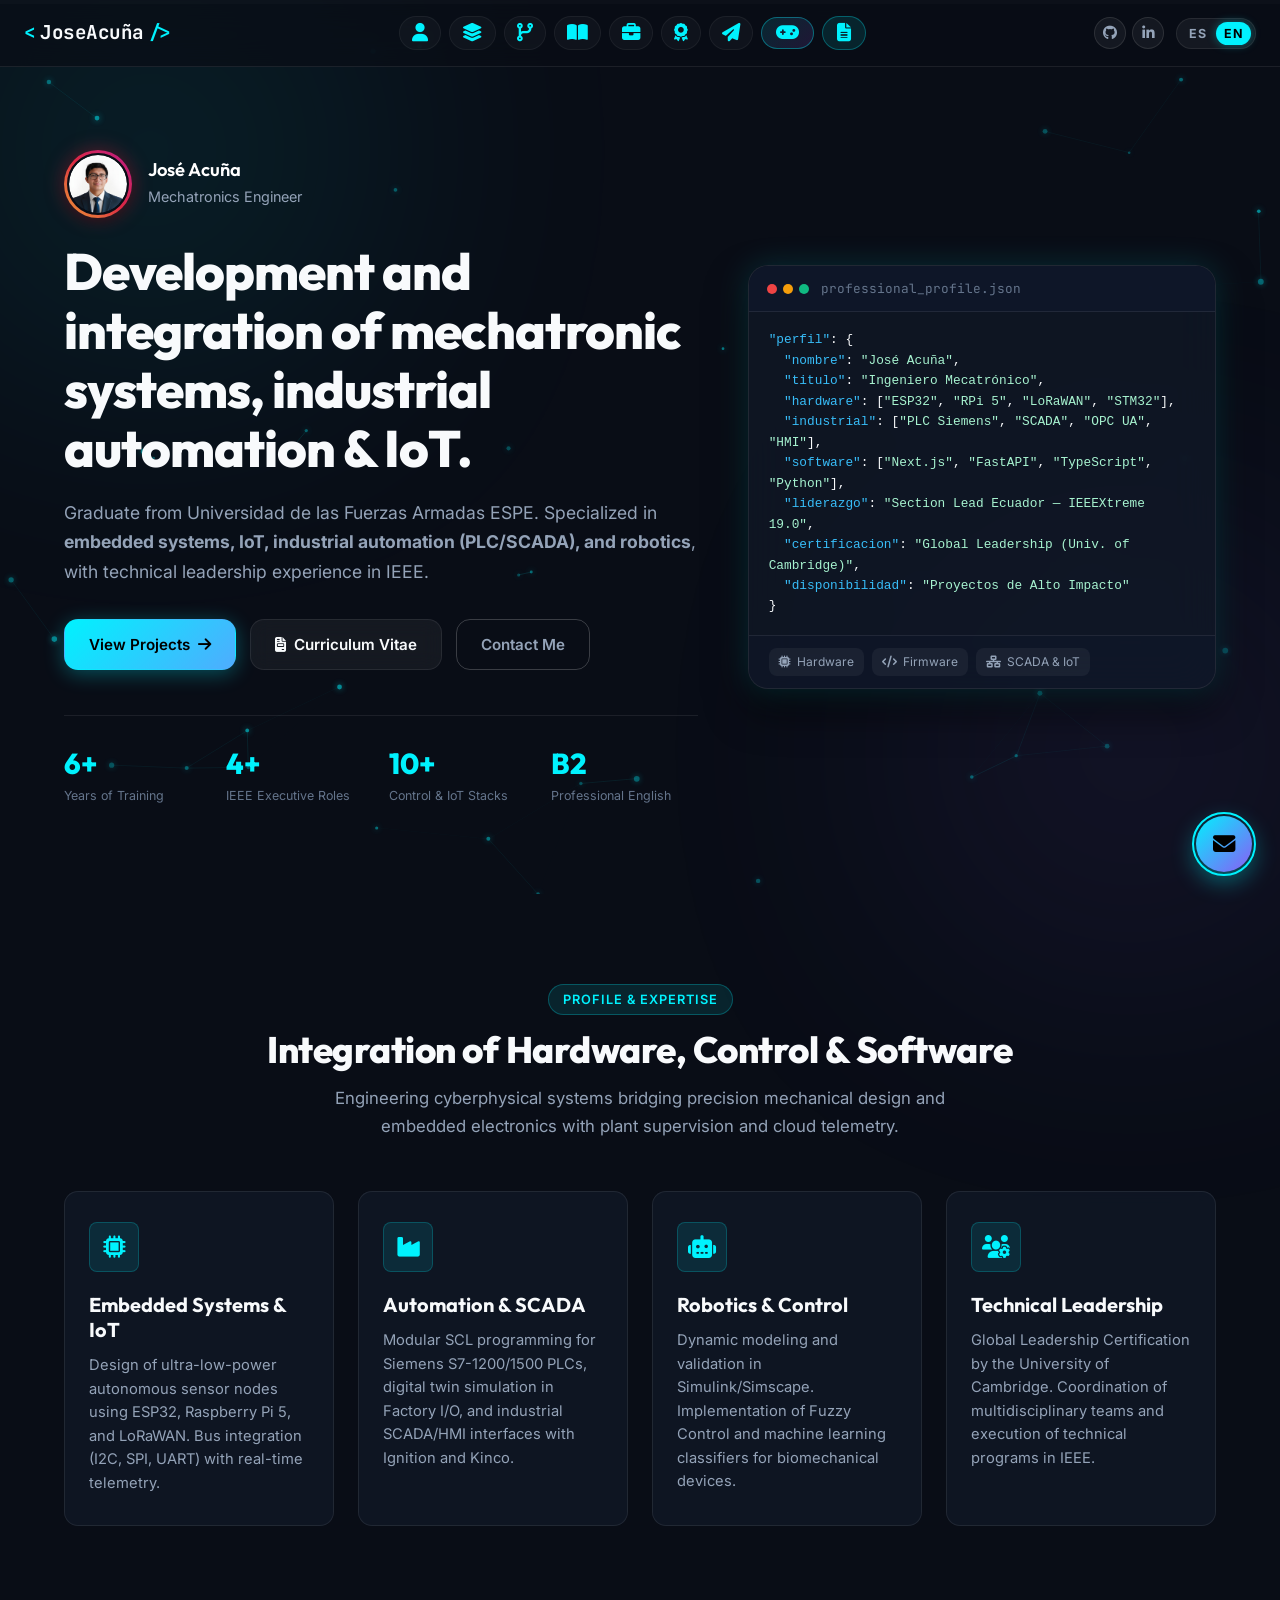
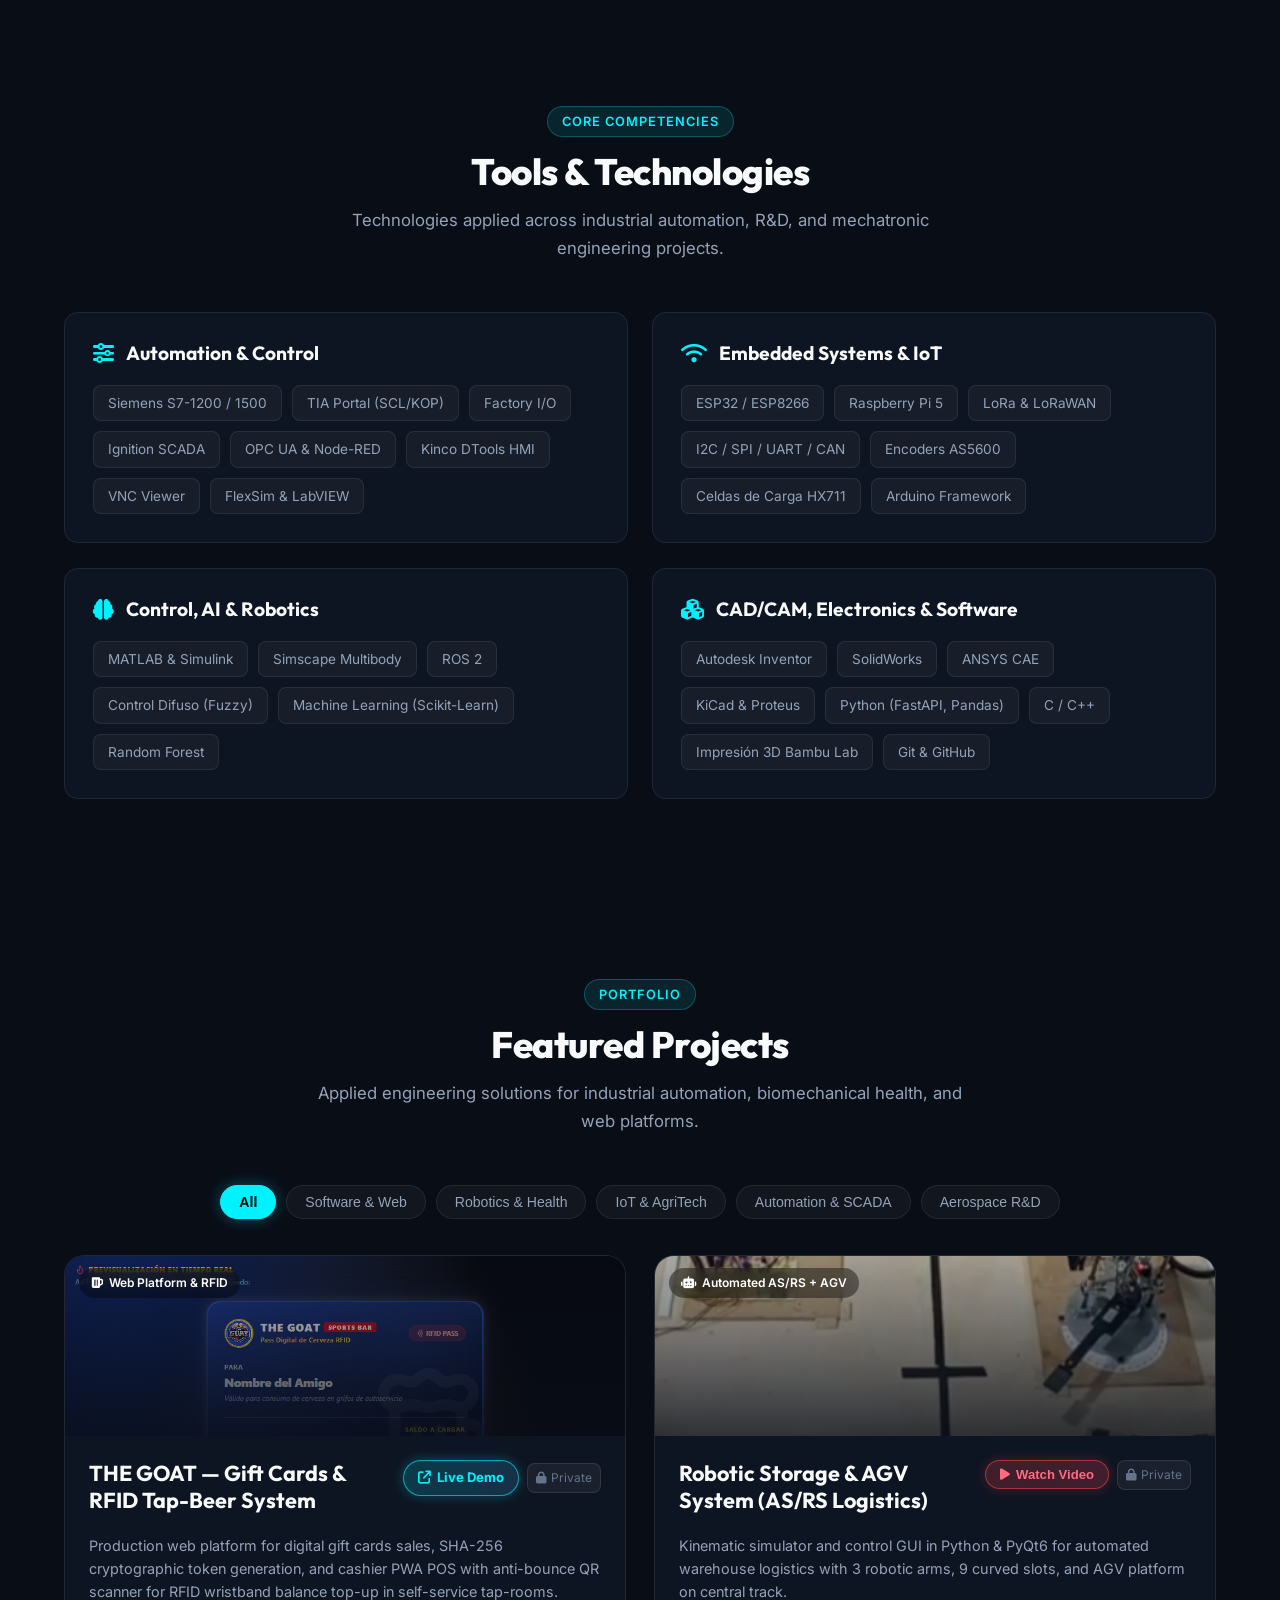
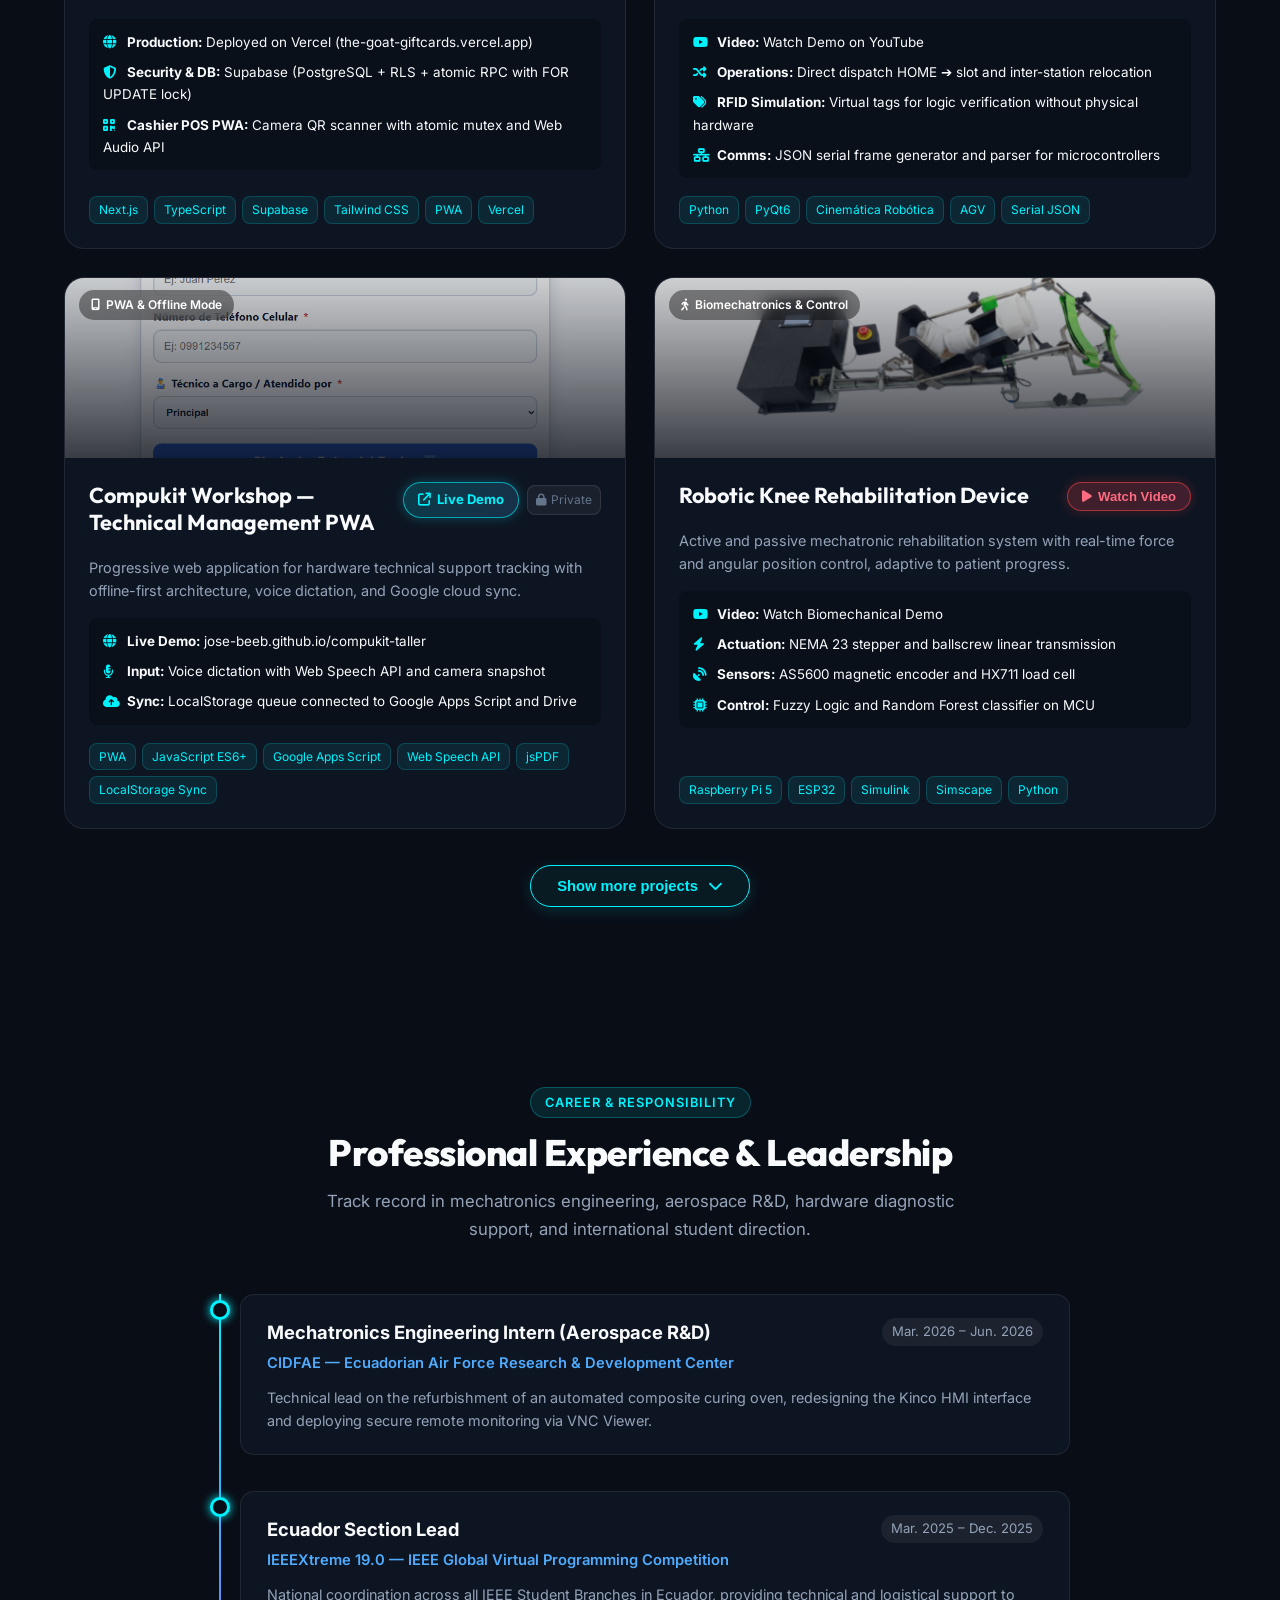
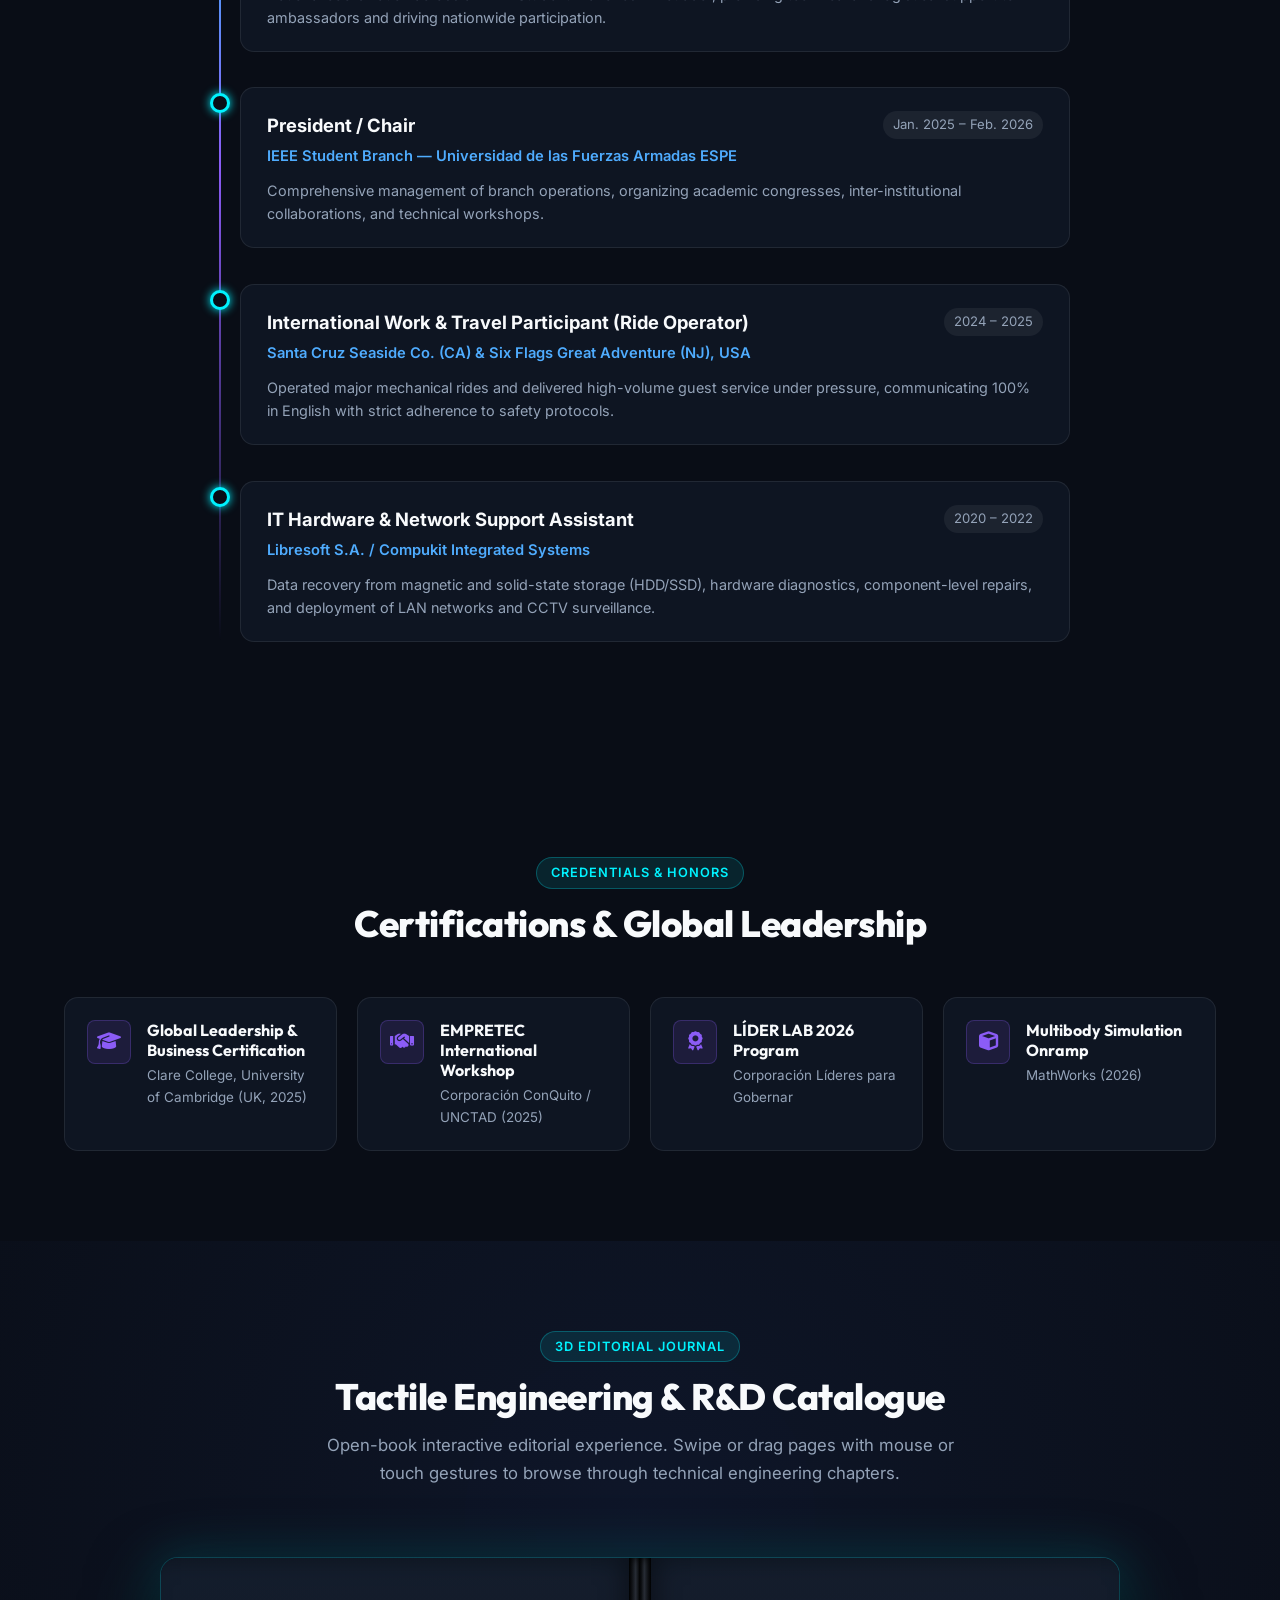
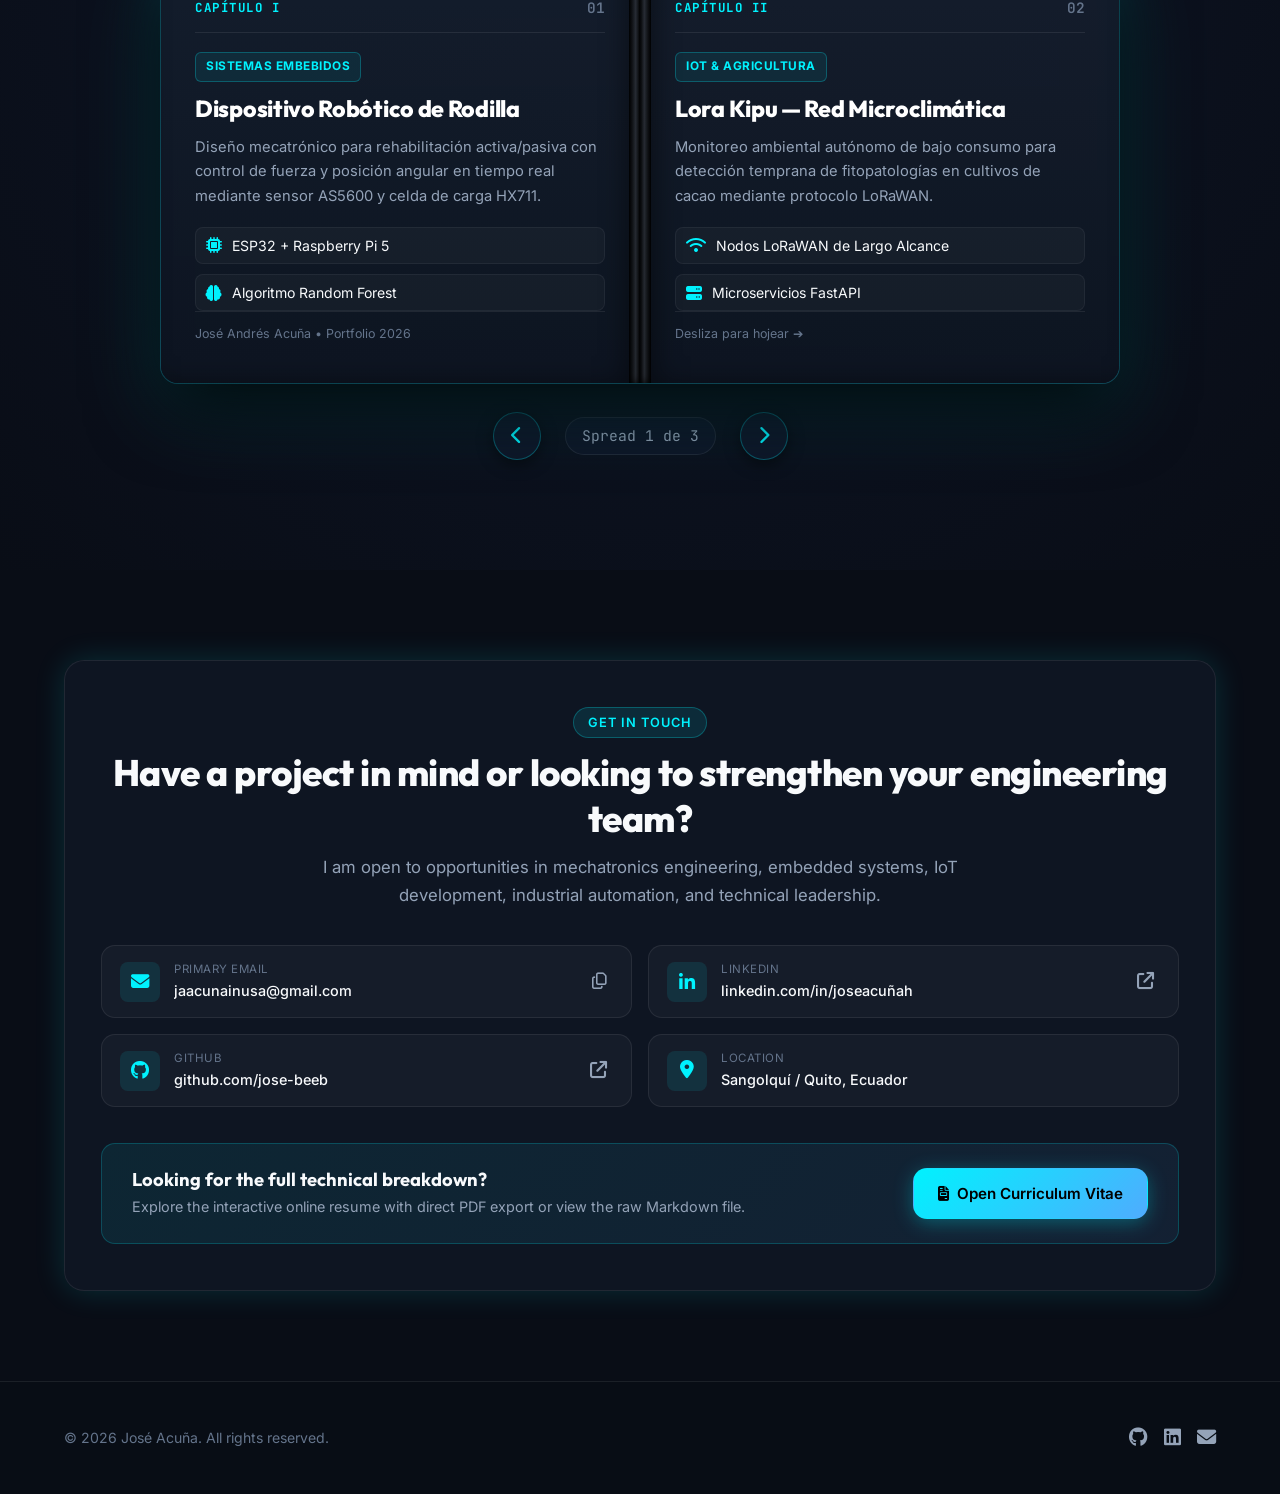
<file: index.html>
<!DOCTYPE html>
<html lang="es">
<head>
  <meta charset="UTF-8">
  <meta name="viewport" content="width=device-width, initial-scale=1.0">
  <title>José Andrés Acuña | Ingeniero Mecatrónico, Sistemas Embebidos & IoT</title>
  <meta name="description" content="Portafolio profesional de José Andrés Acuña Herrera — Ingeniero Mecatrónico especializado en Sistemas Embebidos, IoT, Automatización Industrial (PLC/SCADA), Robótica y Desarrollo Web Fullstack.">
  <meta name="keywords" content="José Andrés Acuña Herrera, Ingeniero Mecatrónico, Sistemas Embebidos, Internet de las Cosas, IoT, LoRaWAN, SCADA Ignition, PLC Siemens S7-1200, TIA Portal, Factory IO, Robótica, Python, FastAPI, Next.js, TypeScript, Supabase, Ecuador, Liderazgo IEEE">
  <meta name="author" content="José Andrés Acuña Herrera">
  <meta name="robots" content="index, follow, max-snippet:-1, max-image-preview:large, max-video-preview:-1">
  <link rel="canonical" href="https://jose-beeb.github.io/portafolio-/">

  <!-- Open Graph / Facebook / LinkedIn -->
  <meta property="og:type" content="website">
  <meta property="og:url" content="https://jose-beeb.github.io/portafolio-/">
  <meta property="og:title" content="José Andrés Acuña Herrera | Ingeniero Mecatrónico & Sistemas Embebidos">
  <meta property="og:description" content="Portafolio de proyectos en automatización industrial, sistemas embebidos, IoT, robótica y desarrollo web con estándares de alta ingeniería.">
  <meta property="og:image" content="https://jose-beeb.github.io/portafolio-/assets/images/profile.png">
  <meta property="og:image:alt" content="José Andrés Acuña Herrera - Ingeniero Mecatrónico">
  <meta property="og:locale" content="es_EC">
  <meta property="og:site_name" content="José Acuña Portfolio">

  <!-- Twitter Cards -->
  <meta name="twitter:card" content="summary_large_image">
  <meta name="twitter:url" content="https://jose-beeb.github.io/portafolio-/">
  <meta name="twitter:title" content="José Andrés Acuña Herrera | Ingeniero Mecatrónico & IoT">
  <meta name="twitter:description" content="Automatización industrial, sistemas embebidos, IoT y proyectos mecatrónicos de alto impacto.">
  <meta name="twitter:image" content="https://jose-beeb.github.io/portafolio-/assets/images/profile.png">
  <meta name="twitter:image:alt" content="José Andrés Acuña Herrera - Portafolio">

  <!-- Structured Data (JSON-LD) -->
  <script type="application/ld+json">
  {
    "@context": "https://schema.org",
    "@graph": [
      {
        "@type": "Person",
        "@id": "https://jose-beeb.github.io/portafolio-/#person",
        "name": "José Andrés Acuña Herrera",
        "alternateName": "José Acuña",
        "url": "https://jose-beeb.github.io/portafolio-/",
        "image": "https://jose-beeb.github.io/portafolio-/assets/images/profile.png",
        "jobTitle": "Ingeniero Mecatrónico",
        "alumniOf": {
          "@type": "CollegeOrUniversity",
          "name": "Universidad de las Fuerzas Armadas ESPE"
        },
        "sameAs": [
          "https://github.com/jose-beeb",
          "https://linkedin.com/in/joseacuñah"
        ],
        "knowsAbout": [
          "Ingeniería Mecatrónica",
          "Sistemas Embebidos",
          "Internet of Things (IoT)",
          "Automatización Industrial",
          "PLC Siemens S7-1200",
          "SCADA Ignition",
          "Robótica & Control Biomecánico",
          "Next.js",
          "Python",
          "FastAPI"
        ]
      },
      {
        "@type": "WebSite",
        "@id": "https://jose-beeb.github.io/portafolio-/#website",
        "url": "https://jose-beeb.github.io/portafolio-/",
        "name": "José Andrés Acuña Herrera — Portafolio Profesional",
        "description": "Proyectos de ingeniería mecatrónica, sistemas embebidos, IoT y automatización industrial.",
        "publisher": {
          "@id": "https://jose-beeb.github.io/portafolio-/#person"
        },
        "inLanguage": ["es", "en"]
      }
    ]
  }
  </script>

  <!-- Google Fonts -->
  <link rel="preconnect" href="https://fonts.googleapis.com">
  <link rel="preconnect" href="https://fonts.gstatic.com" crossorigin>
  <link href="https://fonts.googleapis.com/css2?family=Inter:wght@300;400;500;600;700;800&family=Outfit:wght@500;600;700;800;900&family=JetBrains+Mono:wght@400;600&display=swap" rel="stylesheet">
  
  <!-- FontAwesome Icons -->
  <link rel="stylesheet" href="https://cdnjs.cloudflare.com/ajax/libs/font-awesome/6.5.1/css/all.min.css">

  <link rel="stylesheet" href="styles.css?v=17.0">
</head>
<body>

  <!-- Real-time Horizontal Scroll Progress Bar -->
  <div class="scroll-progress-container" id="scroll-progress-container" aria-hidden="true">
    <div class="scroll-progress-bar" id="scroll-progress-bar"></div>
  </div>

  <!-- Ambient Glow Elements -->
  <div class="ambient-glow glow-top-left"></div>
  <div class="ambient-glow glow-bottom-right"></div>

  <!-- Navigation -->
  <header class="navbar" id="navbar">
    <div class="container nav-container">
      <a href="#hero" class="nav-logo">
        <span class="logo-bracket">&lt;</span>
        <span class="logo-text">JoseAcuña</span>
        <span class="logo-bracket">/&gt;</span>
      </a>

      <nav class="nav-menu" id="nav-menu">
        <a href="#about" class="nav-link" title="Sobre Mí"><i class="fa-solid fa-user"></i> <span class="nav-text" data-i18n="nav.about">Sobre Mí</span></a>
        <a href="#skills" class="nav-link" title="Habilidades"><i class="fa-solid fa-layer-group"></i> <span class="nav-text" data-i18n="nav.skills">Habilidades</span></a>
        <a href="#projects" class="nav-link" title="Proyectos"><i class="fa-solid fa-code-branch"></i> <span class="nav-text" data-i18n="nav.projects">Proyectos</span></a>
        <a href="#flipbook" class="nav-link" title="Bitácora 3D"><i class="fa-solid fa-book-open"></i> <span class="nav-text" data-i18n="nav.flipbook">Bitácora</span></a>
        <a href="#experience" class="nav-link" title="Experiencia"><i class="fa-solid fa-briefcase"></i> <span class="nav-text" data-i18n="nav.experience">Experiencia</span></a>
        <a href="#leadership" class="nav-link" title="Liderazgo"><i class="fa-solid fa-award"></i> <span class="nav-text" data-i18n="nav.leadership">Liderazgo</span></a>
        <a href="#contact" class="nav-link" title="Contacto"><i class="fa-solid fa-paper-plane"></i> <span class="nav-text" data-i18n="nav.contact">Contacto</span></a>
        <button class="btn-nav-game" id="btn-open-game-nav" title="Minijuego de Pares Mecatrónicos">
          <i class="fa-solid fa-gamepad"></i> <span class="nav-text">Juego</span>
        </button>
        <a href="./cv.html" class="btn-nav-cv" target="_blank" title="Curriculum Vitae"><i class="fa-solid fa-file-lines"></i> <span class="nav-text" data-i18n="nav.cv">Curriculum</span></a>
      </nav>

      <div class="nav-actions">
        <!-- Top Social Links -->
        <div class="nav-social-group">
          <a href="https://github.com/jose-beeb" target="_blank" class="nav-social-link" aria-label="GitHub" title="GitHub"><i class="fa-brands fa-github"></i></a>
          <a href="https://linkedin.com/in/joseacuñah" target="_blank" class="nav-social-link" aria-label="LinkedIn" title="LinkedIn"><i class="fa-brands fa-linkedin-in"></i></a>
        </div>

        <div class="lang-switcher" id="lang-switcher" role="group" aria-label="Language selector">
          <button class="lang-btn active" data-lang="es" title="Español">ES</button>
          <button class="lang-btn" data-lang="en" title="English">EN</button>
        </div>

        <button class="menu-toggle" id="menu-toggle" aria-label="Abrir menú de navegación">
          <i class="fa-solid fa-bars"></i>
        </button>
      </div>
    </div>
  </header>

  <main>
    <!-- Hero Section -->
    <section class="hero-section" id="hero">
      <canvas id="particles-canvas" class="hero-particles" aria-hidden="true"></canvas>
      <div class="container hero-container">
        <div class="hero-content">
          <div class="hero-profile-row">
            <!-- Dynamic Avatar Flip (Instagram-style 3D Coin-flip) -->
            <div class="instagram-avatar-ring" id="profile-360" role="button" aria-label="Tocar o deslizar para girar foto de perfil" title="Tocar o deslizar para girar foto de perfil" style="width: 68px; height: 68px; min-width: 68px; min-height: 68px; max-width: 68px; max-height: 68px; position: relative;">
              <div class="instagram-avatar-inner" id="profile-360-inner">
                <!-- Front Side -->
                <div class="avatar-side side-front">
                  <img src="assets/images/profile.png" alt="José Andrés Acuña Herrera - Ingeniero Mecatrónico especializado en Sistemas Embebidos e IoT" class="avatar-photo" style="width: 100%; height: 100%; object-fit: cover; border-radius: 50%; display: block;" onerror="this.onerror=null; this.src='https://avatars.githubusercontent.com/u/171995231?v=4';">
                </div>
                <!-- Back Side (Alternate Casual Pose / Leader) -->
                <div class="avatar-side side-back">
                  <img src="assets/images/profile-informal.jpg" alt="José Andrés Acuña - Presidente de Rama Estudiantil IEEE y Formación en Liderazgo Cambridge" class="avatar-photo" style="width: 100%; height: 100%; object-fit: cover; border-radius: 50%; display: block;" onerror="this.onerror=null; this.src='assets/images/profile-informal.png';">
                </div>
              </div>
            </div>
            <div>
              <h2 style="font-size: 1.15rem; font-weight: 600; color: #fff; margin-bottom: 2px;" data-i18n="hero.name">José Acuña</h2>
              <span style="font-size: 0.9rem; color: var(--text-secondary);" data-i18n="hero.role">Ingeniero Mecatrónico</span>
            </div>
          </div>
          
          <h1 class="hero-title" data-i18n="hero.title">
            Desarrollo e integración de sistemas mecatrónicos, automatización industrial e IoT.
          </h1>

          <p class="hero-subtitle" data-i18n-html="hero.subtitle">
            Graduado de la Universidad de las Fuerzas Armadas ESPE. Especializado en <strong>sistemas embebidos, IoT, automatización industrial (PLC/SCADA) y robótica</strong>, con trayectoria de liderazgo técnico en IEEE.
          </p>

          <div class="hero-cta-group">
            <a href="#projects" class="btn btn-primary">
              <span data-i18n="hero.btn.projects">Ver Proyectos</span>
              <i class="fa-solid fa-arrow-right"></i>
            </a>
            <a href="./cv.html" class="btn btn-secondary" target="_blank">
              <i class="fa-solid fa-file-invoice"></i>
              <span data-i18n="hero.btn.cv">Curriculum Vitae</span>
            </a>
            <a href="#contact" class="btn btn-outline">
              <span data-i18n="hero.btn.contact">Contacto</span>
            </a>
          </div>

          <!-- Quick Metrics -->
          <div class="hero-metrics">
            <div class="metric-card">
              <span class="metric-number" data-i18n="hero.metric.years.num">6+</span>
              <span class="metric-label" data-i18n="hero.metric.years.label">Años de Formación</span>
            </div>
            <div class="metric-card">
              <span class="metric-number" data-i18n="hero.metric.roles.num">4+</span>
              <span class="metric-label" data-i18n="hero.metric.roles.label">Roles Directivos IEEE</span>
            </div>
            <div class="metric-card">
              <span class="metric-number" data-i18n="hero.metric.tech.num">10+</span>
              <span class="metric-label" data-i18n="hero.metric.tech.label">Tecnologías de Control & IoT</span>
            </div>
            <div class="metric-card">
              <span class="metric-number" data-i18n="hero.metric.lang.num">B2</span>
              <span class="metric-label" data-i18n="hero.metric.lang.label">Inglés Profesional</span>
            </div>
          </div>
        </div>

        <div class="hero-visual">
          <div class="hero-terminal-card">
            <div class="terminal-header">
              <div class="terminal-dots">
                <span class="dot red"></span>
                <span class="dot yellow"></span>
                <span class="dot green"></span>
              </div>
              <span class="terminal-title" data-i18n="terminal.title">perfil_profesional.json</span>
            </div>
            <div class="terminal-body">
              <pre><code><span class="json-key">"perfil"</span>: {
  <span class="json-key">"nombre"</span>: <span class="json-str">"José Acuña"</span>,
  <span class="json-key">"titulo"</span>: <span class="json-str">"Ingeniero Mecatrónico"</span>,
  <span class="json-key">"hardware"</span>: [<span class="json-str">"ESP32"</span>, <span class="json-str">"RPi 5"</span>, <span class="json-str">"LoRaWAN"</span>, <span class="json-str">"STM32"</span>],
  <span class="json-key">"industrial"</span>: [<span class="json-str">"PLC Siemens"</span>, <span class="json-str">"SCADA"</span>, <span class="json-str">"OPC UA"</span>, <span class="json-str">"HMI"</span>],
  <span class="json-key">"software"</span>: [<span class="json-str">"Next.js"</span>, <span class="json-str">"FastAPI"</span>, <span class="json-str">"TypeScript"</span>, <span class="json-str">"Python"</span>],
  <span class="json-key">"liderazgo"</span>: <span class="json-str">"Section Lead Ecuador — IEEEXtreme 19.0"</span>,
  <span class="json-key">"certificacion"</span>: <span class="json-str">"Global Leadership (Univ. of Cambridge)"</span>,
  <span class="json-key">"disponibilidad"</span>: <span class="json-str">"Proyectos de Alto Impacto"</span>
}</code></pre>
            </div>
            <div class="terminal-footer">
              <div class="terminal-badge"><i class="fa-solid fa-microchip"></i> <span data-i18n="terminal.badge.hw">Hardware</span></div>
              <div class="terminal-badge"><i class="fa-solid fa-code"></i> <span data-i18n="terminal.badge.fw">Firmware</span></div>
              <div class="terminal-badge"><i class="fa-solid fa-network-wired"></i> <span data-i18n="terminal.badge.scada">SCADA & IoT</span></div>
            </div>
          </div>
        </div>
      </div>
    </section>

    <!-- About Section -->
    <section class="section about-section" id="about">
      <div class="container">
        <div class="section-header text-center">
          <span class="section-tag" data-i18n="about.tag">Perfil y Especialidades</span>
          <h2 class="section-title" data-i18n="about.title">Integración de Hardware, Control y Software</h2>
          <p class="section-description" data-i18n="about.description">
            Diseño de sistemas ciberfísicos que abarcan desde el desarrollo electrónico y mecánico en taller hasta la supervisión y control en planta o en la nube.
          </p>
        </div>

        <div class="about-grid">
          <div class="about-card feature-card reveal-on-scroll">
            <div class="card-icon"><i class="fa-solid fa-microchip"></i></div>
            <h3 data-i18n="about.card1.title">Sistemas Embebidos & IoT</h3>
            <p data-i18n="about.card1.desc">Diseño de nodos sensores autónomos con ESP32, Raspberry Pi 5 y redes LoRaWAN. Integración de protocolos I2C, SPI y UART con telemetría en tiempo real.</p>
          </div>

          <div class="about-card feature-card reveal-on-scroll">
            <div class="card-icon"><i class="fa-solid fa-industry"></i></div>
            <h3 data-i18n="about.card2.title">Automatización & SCADA</h3>
            <p data-i18n="about.card2.desc">Programación modular en SCL para controladores Siemens S7-1200/1500, simulación en Factory I/O y desarrollo de sistemas SCADA en Ignition y HMI Kinco.</p>
          </div>

          <div class="about-card feature-card reveal-on-scroll">
            <div class="card-icon"><i class="fa-solid fa-robot"></i></div>
            <h3 data-i18n="about.card3.title">Robótica & Control</h3>
            <p data-i18n="about.card3.desc">Modelado dinámico y validación en Simulink/Simscape. Implementación de control difuso y algoritmos de clasificación para dispositivos biomecánicos y manipuladores.</p>
          </div>

          <div class="about-card feature-card reveal-on-scroll">
            <div class="card-icon"><i class="fa-solid fa-users-gear"></i></div>
            <h3 data-i18n="about.card4.title">Liderazgo Técnico</h3>
            <p data-i18n="about.card4.desc">Certificación en liderazgo por la Universidad de Cambridge. Coordinación de equipos multidisciplinarios y dirección de iniciativas técnicas en IEEE.</p>
          </div>
        </div>
      </div>
    </section>

    <!-- Skills Matrix Section -->
    <section class="section skills-section" id="skills">
      <div class="container">
        <div class="section-header text-center">
          <span class="section-tag" data-i18n="skills.tag">Competencias</span>
          <h2 class="section-title" data-i18n="skills.title">Herramientas y Tecnologías</h2>
          <p class="section-description" data-i18n="skills.description">Herramientas utilizadas en proyectos de automatización, investigación y desarrollo mecatrónico.</p>
        </div>

        <div class="skills-wrapper">
          <!-- Category 1 -->
          <div class="skills-category reveal-on-scroll">
            <div class="category-header">
              <i class="fa-solid fa-sliders"></i>
              <h3 data-i18n="skills.cat1.title">Automatización & Control</h3>
            </div>
            <div class="skills-tags">
              <span class="skill-tag">Siemens S7-1200 / 1500</span>
              <span class="skill-tag">TIA Portal (SCL/KOP)</span>
              <span class="skill-tag">Factory I/O</span>
              <span class="skill-tag">Ignition SCADA</span>
              <span class="skill-tag">OPC UA & Node-RED</span>
              <span class="skill-tag">Kinco DTools HMI</span>
              <span class="skill-tag">VNC Viewer</span>
              <span class="skill-tag">FlexSim & LabVIEW</span>
            </div>
          </div>

          <!-- Category 2 -->
          <div class="skills-category reveal-on-scroll">
            <div class="category-header">
              <i class="fa-solid fa-wifi"></i>
              <h3 data-i18n="skills.cat2.title">Sistemas Embebidos & IoT</h3>
            </div>
            <div class="skills-tags">
              <span class="skill-tag">ESP32 / ESP8266</span>
              <span class="skill-tag">Raspberry Pi 5</span>
              <span class="skill-tag">LoRa & LoRaWAN</span>
              <span class="skill-tag">I2C / SPI / UART / CAN</span>
              <span class="skill-tag">Encoders AS5600</span>
              <span class="skill-tag">Celdas de Carga HX711</span>
              <span class="skill-tag">Arduino Framework</span>
            </div>
          </div>

          <!-- Category 3 -->
          <div class="skills-category reveal-on-scroll">
            <div class="category-header">
              <i class="fa-solid fa-brain"></i>
              <h3 data-i18n="skills.cat3.title">Control, IA & Robótica</h3>
            </div>
            <div class="skills-tags">
              <span class="skill-tag">MATLAB & Simulink</span>
              <span class="skill-tag">Simscape Multibody</span>
              <span class="skill-tag">ROS 2</span>
              <span class="skill-tag">Control Difuso (Fuzzy)</span>
              <span class="skill-tag">Machine Learning (Scikit-Learn)</span>
              <span class="skill-tag">Random Forest</span>
            </div>
          </div>

          <!-- Category 4 -->
          <div class="skills-category reveal-on-scroll">
            <div class="category-header">
              <i class="fa-solid fa-cubes"></i>
              <h3 data-i18n="skills.cat4.title">CAD/CAM, Electrónica & Software</h3>
            </div>
            <div class="skills-tags">
              <span class="skill-tag">Autodesk Inventor</span>
              <span class="skill-tag">SolidWorks</span>
              <span class="skill-tag">ANSYS CAE</span>
              <span class="skill-tag">KiCad & Proteus</span>
              <span class="skill-tag">Python (FastAPI, Pandas)</span>
              <span class="skill-tag">C / C++</span>
              <span class="skill-tag">Impresión 3D Bambu Lab</span>
              <span class="skill-tag">Git & GitHub</span>
            </div>
          </div>
        </div>
      </div>
    </section>

    <!-- Projects Section -->
    <section class="section projects-section" id="projects">
      <div class="container">
        <div class="section-header text-center">
          <span class="section-tag" data-i18n="projects.tag">Proyectos</span>
          <h2 class="section-title" data-i18n="projects.title">Proyectos Destacados</h2>
          <p class="section-description" data-i18n="projects.description">Sistemas desarrollados para automatización industrial, salud biomecánica y aplicaciones web.</p>
        </div>

        <!-- Filter Controls -->
        <div class="project-filters">
          <button class="filter-btn active" data-filter="all" data-i18n="projects.filter.all">Todos</button>
          <button class="filter-btn" data-filter="pwa" data-i18n="projects.filter.pwa">Software & Web</button>
          <button class="filter-btn" data-filter="robotics" data-i18n="projects.filter.robotics">Robótica & Salud</button>
          <button class="filter-btn" data-filter="iot" data-i18n="projects.filter.iot">IoT & Agricultura</button>
          <button class="filter-btn" data-filter="automation" data-i18n="projects.filter.automation">Automatización & SCADA</button>
          <button class="filter-btn" data-filter="aerospace" data-i18n="projects.filter.aerospace">I+D Aeroespacial</button>
        </div>

        <!-- Projects Grid -->
        <div class="projects-grid" id="projects-grid">

          <!-- Project: THE GOAT -->
          <article class="project-card reveal-on-scroll" data-category="pwa">
            <div class="project-card-banner has-photo">
              <img src="assets/images/the-goat.png" alt="THE GOAT Platform" class="project-banner-img" onclick="openImageModal(this.src, 'THE GOAT — Sistema Gift Cards & RFID Tap-Beer')">
              <div class="project-badge" data-i18n-html="project.goat.badge"><i class="fa-solid fa-beer-mug-empty"></i> Plataforma Web & RFID</div>
            </div>
            <div class="project-card-body">
              <div class="project-title-row">
                <h3 class="project-title" data-i18n="project.goat.title">THE GOAT — Sistema Gift Cards & RFID Tap-Beer</h3>
                <div class="project-actions">
                  <a href="https://the-goat-giftcards.vercel.app" target="_blank" class="btn-live-demo" title="Probar Aplicación en Vivo">
                    <i class="fa-solid fa-arrow-up-right-from-square"></i> <span data-i18n="btn.view_app">Ver aplicación</span>
                  </a>
                  <span class="badge-private" title="Código comercial en repositorio privado"><i class="fa-solid fa-lock"></i> <span data-i18n="badge.private">Privado</span></span>
                </div>
              </div>
              <p class="project-desc" data-i18n="project.goat.desc">
                Plataforma web en producción para venta online de tarjetas de regalo digitales, generación criptográfica SHA-256 y aplicación PWA para cajeros con escáner QR anti-rebote para abono de saldo a manillas RFID en bares de autoservicio.
              </p>
              
              <div class="project-highlights">
                <div class="highlight-item"><i class="fa-solid fa-globe"></i> <span data-i18n-html="project.goat.hl1"><strong>Producción:</strong> Desplegado en Vercel (<a href="https://the-goat-giftcards.vercel.app" target="_blank" class="highlight-link">the-goat-giftcards.vercel.app</a>)</span></div>
                <div class="highlight-item"><i class="fa-solid fa-shield-halved"></i> <span data-i18n-html="project.goat.hl2"><strong>Seguridad & Base de Datos:</strong> Supabase (PostgreSQL + RLS + procedimiento atómico con bloqueo <code>FOR UPDATE</code>)</span></div>
                <div class="highlight-item"><i class="fa-solid fa-qrcode"></i> <span data-i18n-html="project.goat.hl3"><strong>PWA Punto de Venta:</strong> Escáner QR por cámara con cerrojo atómico y Web Audio API</span></div>
              </div>

              <div class="project-tech-tags">
                <span>Next.js</span>
                <span>TypeScript</span>
                <span>Supabase</span>
                <span>Tailwind CSS</span>
                <span>PWA</span>
                <span>Vercel</span>
              </div>
            </div>
          </article>

          <!-- Project: Sistema Robótico de Almacenamiento & AGV -->
          <article class="project-card reveal-on-scroll" data-category="robotics">
            <div class="project-card-banner has-photo">
              <img src="assets/images/agv-storage.png" alt="Sistema Robótico Storage AGV" class="project-banner-img" onclick="openImageModal(this.src, 'Sistema Robótico de Almacenamiento & AGV (AS/RS Logístico)')">
              <div class="project-badge" data-i18n-html="project.storage.badge"><i class="fa-solid fa-robot"></i> Almacén Automatizado + AGV</div>
            </div>
            <div class="project-card-body">
              <div class="project-title-row">
                <h3 class="project-title" data-i18n="project.storage.title">Sistema Robótico de Almacenamiento (Storage & AGV)</h3>
                <div class="project-actions">
                  <button class="btn-video-demo" onclick="openVideoModal('2pD4KcC07y4', 'Sistema Robótico de Almacenamiento & AGV')">
                    <i class="fa-solid fa-play"></i> <span data-i18n="btn.view_video">Ver video</span>
                  </button>
                  <span class="badge-private" title="Código en repositorio privado"><i class="fa-solid fa-lock"></i> <span data-i18n="badge.private">Privado</span></span>
                </div>
              </div>
              <p class="project-desc" data-i18n="project.storage.desc">
                Simulador cinemático y suite de control en Python y PyQt6 para prototipo logístico automatizado con 3 brazos robóticos, casilleros curvados y plataforma móvil AGV sobre pista central.
              </p>
              
              <div class="project-highlights">
                <div class="highlight-item"><i class="fa-brands fa-youtube" style="color:#ff0033;"></i> <span data-i18n-html="project.storage.hl1"><strong>Video:</strong> <a href="https://youtu.be/2pD4KcC07y4" target="_blank" class="highlight-link">Ver Funcionamiento en YouTube</a></span></div>
                <div class="highlight-item"><i class="fa-solid fa-shuffle"></i> <span data-i18n-html="project.storage.hl2"><strong>Operaciones:</strong> Despacho directo inicio ➔ casillero y reubicación coordinada entre estaciones</span></div>
                <div class="highlight-item"><i class="fa-solid fa-tags"></i> <span data-i18n-html="project.storage.hl3"><strong>Simulación RFID:</strong> Sensor virtual para validación de lógica sin hardware físico</span></div>
                <div class="highlight-item"><i class="fa-solid fa-network-wired"></i> <span data-i18n-html="project.storage.hl4"><strong>Comunicaciones:</strong> Generación y parseo de tramas JSON para microcontrolador serial</span></div>
              </div>

              <div class="project-tech-tags">
                <span>Python</span>
                <span>PyQt6</span>
                <span>Cinemática Robótica</span>
                <span>AGV</span>
                <span>Serial JSON</span>
              </div>
            </div>
          </article>
          
          <!-- Project: Compukit Taller -->
          <article class="project-card reveal-on-scroll" data-category="pwa">
            <div class="project-card-banner has-photo">
              <img src="assets/images/compukit.png" alt="Compukit Taller PWA" class="project-banner-img" onclick="openImageModal(this.src, 'Compukit Taller — Sistema PWA de Gestión Técnica')">
              <div class="project-badge" data-i18n-html="project.compukit.badge"><i class="fa-solid fa-mobile-screen"></i> PWA & Modo Offline</div>
            </div>
            <div class="project-card-body">
              <div class="project-title-row">
                <h3 class="project-title" data-i18n="project.compukit.title">Compukit Taller — Sistema de Gestión Técnica</h3>
                <div class="project-actions">
                  <a href="https://jose-beeb.github.io/compukit-taller/" target="_blank" class="btn-live-demo" title="Probar PWA en Vivo">
                    <i class="fa-solid fa-arrow-up-right-from-square"></i> <span data-i18n="btn.view_app">Ver aplicación</span>
                  </a>
                  <a href="https://github.com/Jose-beeb/compukit-taller" target="_blank" class="project-repo-link" title="Ver código en GitHub">
                    <i class="fa-brands fa-github"></i>
                  </a>
                </div>
              </div>
              <p class="project-desc" data-i18n="project.compukit.desc">
                Aplicación web progresiva para recepción y seguimiento de soporte técnico de hardware con arquitectura sin conexión, dictado por voz y sincronización en la nube.
              </p>
              
              <div class="project-highlights">
                <div class="highlight-item"><i class="fa-solid fa-globe"></i> <span data-i18n-html="project.compukit.hl1"><strong>Enlace en vivo:</strong> <a href="https://jose-beeb.github.io/compukit-taller/" target="_blank" class="highlight-link">jose-beeb.github.io/compukit-taller</a></span></div>
                <div class="highlight-item"><i class="fa-solid fa-microphone-lines"></i> <span data-i18n-html="project.compukit.hl2"><strong>Entrada:</strong> Dictado por voz con Web Speech API y captura de cámara</span></div>
                <div class="highlight-item"><i class="fa-solid fa-cloud-arrow-up"></i> <span data-i18n-html="project.compukit.hl3"><strong>Sincronización:</strong> Cola local en LocalStorage conectada con Google Apps Script y Drive</span></div>
              </div>

              <div class="project-tech-tags">
                <span>PWA</span>
                <span>JavaScript ES6+</span>
                <span>Google Apps Script</span>
                <span>Web Speech API</span>
                <span>jsPDF</span>
                <span>LocalStorage Sync</span>
              </div>
            </div>
          </article>

          <!-- Project: Rehabilitación de Rodilla -->
          <article class="project-card reveal-on-scroll" data-category="robotics">
            <div class="project-card-banner has-photo">
              <img src="assets/images/knee-rehab.png" alt="Dispositivo Robótico de Rodilla" class="project-banner-img" onclick="openImageModal(this.src, 'Dispositivo Robótico para Rehabilitación de Rodilla')">
              <div class="project-badge" data-i18n-html="project.knee.badge"><i class="fa-solid fa-person-walking"></i> Biomecatrónica & Control</div>
            </div>
            <div class="project-card-body">
              <div class="project-title-row">
                <h3 class="project-title" data-i18n="project.knee.title">Dispositivo Robótico para Rehabilitación de Rodilla</h3>
                <div class="project-actions">
                  <button class="btn-video-demo" onclick="openVideoModal('54CjYQszOWI', 'Dispositivo Robótico para Rehabilitación de Rodilla')">
                    <i class="fa-solid fa-play"></i> <span data-i18n="btn.view_video">Ver video</span>
                  </button>
                </div>
              </div>
              <p class="project-desc" data-i18n="project.knee.desc">
                Sistema mecatrónico de rehabilitación activa y pasiva con control de fuerza y posición angular en tiempo real, adaptativo al progreso del paciente.
              </p>
              
              <div class="project-highlights">
                <div class="highlight-item"><i class="fa-brands fa-youtube" style="color:#ff0033;"></i> <span data-i18n-html="project.knee.hl1"><strong>Video:</strong> <a href="https://youtu.be/54CjYQszOWI" target="_blank" class="highlight-link">Ver Demostración Biomecánica</a></span></div>
                <div class="highlight-item"><i class="fa-solid fa-bolt"></i> <span data-i18n-html="project.knee.hl2"><strong>Actuación:</strong> Motor NEMA 23 y transmisión por husillo de bolas</span></div>
                <div class="highlight-item"><i class="fa-solid fa-satellite-dish"></i> <span data-i18n-html="project.knee.hl3"><strong>Sensores:</strong> Encoder magnético AS5600 y celda de carga HX711</span></div>
                <div class="highlight-item"><i class="fa-solid fa-microchip"></i> <span data-i18n-html="project.knee.hl4"><strong>Control:</strong> Control Difuso y modelo Random Forest en microcontrolador</span></div>
              </div>

              <div class="project-tech-tags">
                <span>Raspberry Pi 5</span>
                <span>ESP32</span>
                <span>Simulink</span>
                <span>Simscape</span>
                <span>Python</span>
              </div>
            </div>
          </article>

          <!-- Project: Lora Kipu -->
          <article class="project-card reveal-on-scroll" data-category="iot">
            <div class="project-card-banner has-photo">
              <img src="assets/images/lora-kipu.jpg" alt="Lora Kipu IoT Node (Render Conceptual)" class="project-banner-img" onclick="openImageModal(this.src, 'Lora Kipu — Red IoT Microclimática (Render Conceptual)')">
              <div class="project-badge" data-i18n-html="project.kipu.badge"><i class="fa-solid fa-seedling"></i> Monitoreo Agrícola & IoT <span style="opacity:0.75; font-size:0.68rem; margin-left:4px;">(Render)</span></div>
            </div>
            <div class="project-card-body">
              <h3 class="project-title" data-i18n="project.kipu.title">Lora Kipu — Red IoT Microclimática</h3>
              <p class="project-desc" data-i18n="project.kipu.desc">
                Red inalámbrica autónoma de bajo consumo para monitorización ambiental y detección temprana de fitopatologías en cultivos de cacao.
              </p>

              <div class="project-highlights">
                <div class="highlight-item"><i class="fa-solid fa-signal"></i> <span data-i18n-html="project.kipu.hl1"><strong>Comunicaciones:</strong> Nodos LoRa / LoRaWAN de largo alcance</span></div>
                <div class="highlight-item"><i class="fa-solid fa-server"></i> <span data-i18n-html="project.kipu.hl2"><strong>Backend:</strong> Microservicios en FastAPI y base de datos distribuida</span></div>
                <div class="highlight-item"><i class="fa-solid fa-chart-line"></i> <span data-i18n-html="project.kipu.hl3"><strong>Modelos:</strong> Predicción de riesgo climático y fitopatológico</span></div>
              </div>

              <div class="project-tech-tags">
                <span>ESP32</span>
                <span>LoRaWAN</span>
                <span>FastAPI</span>
                <span>Machine Learning</span>
                <span>Python</span>
              </div>
            </div>
          </article>

          <!-- Project: Gemelo Digital & SCADA -->
          <article class="project-card reveal-on-scroll" data-category="automation">
            <div class="project-card-banner has-photo">
              <img src="assets/images/scada-twin1.png" alt="Gemelo Digital SCADA" class="project-banner-img" id="scada-main-img" onclick="openImageModal(this.src, 'Gemelo Digital & SCADA de Manufactura')">
              <div class="project-badge" data-i18n-html="project.scada.badge"><i class="fa-solid fa-gears"></i> Industria 4.0 & SCADA</div>
            </div>
            <div class="project-card-body">
              <div class="project-title-row">
                <h3 class="project-title" data-i18n="project.scada.title">Gemelo Digital & SCADA de Manufactura</h3>
                <div class="project-actions">
                  <button class="btn-video-demo" onclick="openVideoModal('luxnUp_XqdI', 'Gemelo Digital & SCADA de Manufactura (Shorts)')">
                    <i class="fa-solid fa-play"></i> <span data-i18n="btn.view_video">Ver video</span>
                  </button>
                </div>
              </div>
              <p class="project-desc" data-i18n="project.scada.desc">
                Emulación integral de celdas de ensamblaje industrial conectadas a controlador lógico programable Siemens y sistema SCADA en tiempo real.
              </p>

              <!-- Gallery selector -->
              <div class="project-thumbnail-gallery">
                <img src="assets/images/scada-twin1.png" alt="Vista 1" class="thumb-img active" onclick="swapMainImage('scada-main-img', this.src)">
                <img src="assets/images/scada-twin2.png" alt="Vista 2" class="thumb-img" onclick="swapMainImage('scada-main-img', this.src)">
                <img src="assets/images/scada-twin3.png" alt="Vista 3" class="thumb-img" onclick="swapMainImage('scada-main-img', this.src)">
              </div>

              <div class="project-highlights">
                <div class="highlight-item"><i class="fa-brands fa-youtube" style="color:#ff0033;"></i> <span data-i18n-html="project.scada.hl1"><strong>Video:</strong> <a href="https://youtube.com/shorts/luxnUp_XqdI" target="_blank" class="highlight-link">Ver Simulación SCADA</a></span></div>
                <div class="highlight-item"><i class="fa-solid fa-code"></i> <span data-i18n-html="project.scada.hl2"><strong>Control PLC:</strong> Siemens S7-1200/1500 programado en SCL</span></div>
                <div class="highlight-item"><i class="fa-solid fa-network-wired"></i> <span data-i18n-html="project.scada.hl3"><strong>Protocolo:</strong> Enlace industrial OPC UA de baja latencia</span></div>
                <div class="highlight-item"><i class="fa-solid fa-desktop"></i> <span data-i18n-html="project.scada.hl4"><strong>Supervisión:</strong> Panel SCADA en Ignition Designer con métricas de producción</span></div>
              </div>

              <div class="project-tech-tags">
                <span>Siemens S7</span>
                <span>TIA Portal</span>
                <span>Factory I/O</span>
                <span>Ignition SCADA</span>
                <span>OPC UA</span>
              </div>
            </div>
          </article>

          <!-- Project: Horno CIDFAE -->
          <article class="project-card reveal-on-scroll" data-category="aerospace">
            <div class="project-card-banner has-photo">
              <img src="assets/images/cidfae-oven.png" alt="Horno de Curado CIDFAE" class="project-banner-img" id="cidfae-main-img" onclick="openImageModal(this.src, 'Reacondicionamiento de Horno de Curado (CIDFAE)')">
              <div class="project-badge" data-i18n-html="project.cidfae.badge"><i class="fa-solid fa-plane-departure"></i> I+D Aeroespacial</div>
            </div>
            <div class="project-card-body">
              <div class="project-title-row">
                <h3 class="project-title" data-i18n="project.cidfae.title">Reacondicionamiento de Horno de Curado (CIDFAE)</h3>
                <div class="project-actions">
                  <button class="btn-video-demo" onclick="openVideoModal('quRxPrLFzec', 'Horno de Curado CIDFAE (Shorts)')">
                    <i class="fa-solid fa-play"></i> <span data-i18n="btn.view_video">Ver video</span>
                  </button>
                </div>
              </div>
              <p class="project-desc" data-i18n="project.cidfae.desc">
                Modernización del sistema de potencia, control térmico e interfaz humano-máquina para procesado de materiales compuestos aeroespaciales.
              </p>

              <!-- Gallery selector -->
              <div class="project-thumbnail-gallery">
                <img src="assets/images/cidfae-oven.png" alt="Horno Físico" class="thumb-img active" onclick="swapMainImage('cidfae-main-img', this.src)">
                <img src="assets/images/cidfae-oven_editor.png" alt="Editor HMI" class="thumb-img" onclick="swapMainImage('cidfae-main-img', this.src)">
              </div>

              <div class="project-highlights">
                <div class="highlight-item"><i class="fa-brands fa-youtube" style="color:#ff0033;"></i> <span data-i18n-html="project.cidfae.hl1"><strong>Video:</strong> <a href="https://youtube.com/shorts/quRxPrLFzec" target="_blank" class="highlight-link">Ver Operación de Horno</a></span></div>
                <div class="highlight-item"><i class="fa-solid fa-display"></i> <span data-i18n-html="project.cidfae.hl2"><strong>HMI:</strong> Rediseño de pantallas de control y alarmas en Kinco DTools</span></div>
                <div class="highlight-item"><i class="fa-solid fa-wifi"></i> <span data-i18n-html="project.cidfae.hl3"><strong>Telemetría:</strong> Supervisión y diagnóstico remoto seguro con VNC</span></div>
                <div class="highlight-item"><i class="fa-solid fa-bolt"></i> <span data-i18n-html="project.cidfae.hl4"><strong>Potencia:</strong> Sustitución de conductores y aseguramiento de contacto</span></div>
              </div>

              <div class="project-tech-tags">
                <span>HMI Kinco</span>
                <span>DTools 4.5.6</span>
                <span>VNC Viewer</span>
                <span>Control Térmico</span>
                <span>Electricidad Industrial</span>
              </div>
            </div>
        </div>

        <!-- Load More / Toggle Button -->
        <div class="projects-toggle-container">
          <button class="btn btn-outline-cyan" id="btn-toggle-projects">
            <span id="toggle-projects-text" data-i18n="projects.btn.show_more">Ver más proyectos</span>
            <i class="fa-solid fa-chevron-down" id="toggle-projects-icon"></i>
          </button>
        </div>

      </div>
    </section>

    <!-- Experience & Leadership Section -->
    <section class="section experience-section" id="experience">
      <div class="container">
        <div class="section-header text-center">
          <span class="section-tag" data-i18n="exp.tag">Trayectoria & Responsabilidad</span>
          <h2 class="section-title" data-i18n="exp.title">Experiencia Profesional y Liderazgo</h2>
          <p class="section-description" data-i18n="exp.description">Historial de contribución en ingeniería, investigación, soporte tecnológico y dirección comunitaria.</p>
        </div>

        <div class="timeline-container">
          
          <!-- Item 1 -->
          <div class="timeline-item reveal-on-scroll">
            <div class="timeline-dot"></div>
            <div class="timeline-content">
              <div class="timeline-header">
                <span class="timeline-role" data-i18n="exp.item1.role">Pasante de Ingeniería Mecatrónica (I+D Aeroespacial)</span>
                <span class="timeline-date" data-i18n="exp.item1.date">Mar. 2026 – Jun. 2026</span>
              </div>
              <span class="timeline-company" data-i18n="exp.item1.company">CIDFAE — Centro de Investigación y Desarrollo de la FAE</span>
              <p class="timeline-desc" data-i18n="exp.item1.desc">
                Liderazgo técnico en el reacondicionamiento del horno de curado automático, rediseño de interfaz HMI (Kinco DTools) y configuración de monitoreo remoto en red vía VNC Viewer.
              </p>
            </div>
          </div>

          <!-- Item 2 -->
          <div class="timeline-item reveal-on-scroll">
            <div class="timeline-dot"></div>
            <div class="timeline-content">
              <div class="timeline-header">
                <span class="timeline-role" data-i18n="exp.item2.role">Ecuador Section Lead</span>
                <span class="timeline-date" data-i18n="exp.item2.date">Mar. 2025 – Dic. 2025</span>
              </div>
              <span class="timeline-company" data-i18n="exp.item2.company">IEEEXtreme 19.0 — IEEE Global Programming Competition</span>
              <p class="timeline-desc" data-i18n="exp.item2.desc">
                Coordinación y liderazgo nacional de ramas estudiantiles en Ecuador, articulación de soporte para embajadores y promoción del evento a nivel país.
              </p>
            </div>
          </div>

          <!-- Item 3 -->
          <div class="timeline-item reveal-on-scroll">
            <div class="timeline-dot"></div>
            <div class="timeline-content">
              <div class="timeline-header">
                <span class="timeline-role" data-i18n="exp.item3.role">Presidente / Chair</span>
                <span class="timeline-date" data-i18n="exp.item3.date">Ene. 2025 – Feb. 2026</span>
              </div>
              <span class="timeline-company" data-i18n="exp.item3.company">IEEE Student Branch — Universidad de las Fuerzas Armadas ESPE</span>
              <p class="timeline-desc" data-i18n="exp.item3.desc">
                Gestión integral de operaciones de la rama estudiantil, fomento de actividades interdisciplinarias, organización de congresos técnicos y relaciones interinstitucionales.
              </p>
            </div>
          </div>

          <!-- Item 4 -->
          <div class="timeline-item reveal-on-scroll">
            <div class="timeline-dot"></div>
            <div class="timeline-content">
              <div class="timeline-header">
                <span class="timeline-role" data-i18n="exp.item4.role">Participante Internacional Work & Travel (Ride Operator)</span>
                <span class="timeline-date" data-i18n="exp.item4.date">2024 – 2025</span>
              </div>
              <span class="timeline-company" data-i18n="exp.item4.company">Santa Cruz Seaside Co. (CA) & Six Flags Great Adventure (NJ), EE. UU.</span>
              <p class="timeline-desc" data-i18n="exp.item4.desc">
                Operación de atracciones mecánicas y atención de alto volumen en entornos multiculturales bajo presión, operando 100% en idioma inglés con altos estándares de seguridad.
              </p>
            </div>
          </div>

          <!-- Item 5 -->
          <div class="timeline-item reveal-on-scroll">
            <div class="timeline-dot"></div>
            <div class="timeline-content">
              <div class="timeline-header">
                <span class="timeline-role" data-i18n="exp.item5.role">Asistente de Área TI & Técnico de Hardware</span>
                <span class="timeline-date" data-i18n="exp.item5.date">2020 – 2022</span>
              </div>
              <span class="timeline-company" data-i18n="exp.item5.company">Libresoft S.A. / Compukit Integrated Systems</span>
              <p class="timeline-desc" data-i18n="exp.item5.desc">
                Recuperación de información en medios de almacenamiento masivo (HDD/SSD), diagnóstico de anomalías de hardware y montaje de redes LAN y videovigilancia CCTV.
              </p>
            </div>
          </div>

        </div>
      </div>
    </section>

    <!-- Certifications & Leadership Highlight -->
    <section class="section leadership-section" id="leadership">
      <div class="container">
        <div class="section-header text-center">
          <span class="section-tag" data-i18n="certs.tag">Reconocimientos & Credenciales</span>
          <h2 class="section-title" data-i18n="certs.title">Certificaciones y Liderazgo Global</h2>
        </div>

        <div class="certs-grid">
          <div class="cert-card reveal-on-scroll">
            <div class="cert-icon"><i class="fa-solid fa-graduation-cap"></i></div>
            <div class="cert-info">
              <h4 data-i18n="cert.c1.title">Global Leadership & Business Certification</h4>
              <p class="cert-issuer" data-i18n="cert.c1.issuer">Clare College, University of Cambridge (Reino Unido, 2025)</p>
            </div>
          </div>

          <div class="cert-card reveal-on-scroll">
            <div class="cert-icon"><i class="fa-solid fa-handshake"></i></div>
            <div class="cert-info">
              <h4 data-i18n="cert.c2.title">Taller Internacional EMPRETEC</h4>
              <p class="cert-issuer" data-i18n="cert.c2.issuer">Corporación ConQuito / UNCTAD (2025)</p>
            </div>
          </div>

          <div class="cert-card reveal-on-scroll">
            <div class="cert-icon"><i class="fa-solid fa-award"></i></div>
            <div class="cert-info">
              <h4 data-i18n="cert.c3.title">Programa LÍDER LAB 2026</h4>
              <p class="cert-issuer" data-i18n="cert.c3.issuer">Corporación Líderes para Gobernar</p>
            </div>
          </div>

          <div class="cert-card reveal-on-scroll">
            <div class="cert-icon"><i class="fa-solid fa-cube"></i></div>
            <div class="cert-info">
              <h4 data-i18n="cert.c4.title">Multibody Simulation Onramp</h4>
              <p class="cert-issuer" data-i18n="cert.c4.issuer">MathWorks (2026)</p>
            </div>
          </div>
        </div>
      </div>
    </section>

    <!-- Flipbook 3D Editorial Section -->
    <section class="section flipbook-section" id="flipbook">
      <div class="container">
        <div class="section-header text-center">
          <span class="section-tag" data-i18n="flipbook.tag">Bitácora Editorial 3D</span>
          <h2 class="section-title" data-i18n="flipbook.title">Catálogo Táctil de Ingeniería & I+D</h2>
          <p class="section-description" data-i18n="flipbook.description">
            Experiencia editorial interactiva tipo libro abierto. Desliza o arrastra las hojas con el ratón o en pantalla táctil para hojear los capítulos técnicos.
          </p>
        </div>

        <div class="flipbook-container" id="flipbook-touch-zone">
          <div class="flipbook-book" id="flipbook-book">
            <!-- Center Spine Binding -->
            <div class="flipbook-spine" aria-hidden="true"></div>

            <!-- Left Spread Page (Context) -->
            <div class="flipbook-page-side side-left" id="fb-left-page">
              <div class="fb-page-header">
                <span class="fb-chapter" id="fb-left-chapter">CAPÍTULO I</span>
                <span class="fb-page-num" id="fb-left-num">01</span>
              </div>
              <div class="fb-page-body">
                <div class="fb-tag" id="fb-left-tag">Sistemas Embebidos</div>
                <h3 class="fb-title" id="fb-left-title">Dispositivo Robótico de Rodilla</h3>
                <p class="fb-text" id="fb-left-text">
                  Diseño mecatrónico para rehabilitación activa/pasiva con control de fuerza y posición angular en tiempo real mediante sensor AS5600 y celda de carga HX711.
                </p>
                <div class="fb-feature-list" id="fb-left-features">
                  <div><i class="fa-solid fa-microchip"></i> ESP32 + Raspberry Pi 5</div>
                  <div><i class="fa-solid fa-brain"></i> Algoritmo Random Forest</div>
                </div>
              </div>
              <div class="fb-page-footer">
                <span>José Andrés Acuña • Portfolio 2026</span>
              </div>
            </div>

            <!-- Right Spread Page (Active Turned Page with 3D Effect) -->
            <div class="flipbook-page-side side-right" id="fb-right-page">
              <div class="fb-page-header">
                <span class="fb-chapter" id="fb-right-chapter">CAPÍTULO II</span>
                <span class="fb-page-num" id="fb-right-num">02</span>
              </div>
              <div class="fb-page-body">
                <div class="fb-tag" id="fb-right-tag">IoT & Agricultura</div>
                <h3 class="fb-title" id="fb-right-title">Lora Kipu — Red Microclimática</h3>
                <p class="fb-text" id="fb-right-text">
                  Monitoreo ambiental autónomo de bajo consumo para detección temprana de fitopatologías en cultivos de cacao mediante protocolo LoRaWAN.
                </p>
                <div class="fb-feature-list" id="fb-right-features">
                  <div><i class="fa-solid fa-wifi"></i> Nodos LoRaWAN de Largo Alcance</div>
                  <div><i class="fa-solid fa-server"></i> Microservicios FastAPI</div>
                </div>
              </div>
              <div class="fb-page-footer">
                <span>Desliza para hojear ➔</span>
              </div>
            </div>
          </div>

          <!-- Flipbook Navigation Bar -->
          <div class="flipbook-nav-controls">
            <button class="btn-fb-nav" id="btn-fb-prev" title="Página Anterior"><i class="fa-solid fa-chevron-left"></i></button>
            <span class="fb-indicator-text" id="fb-indicator-text">Spread 1 de 3</span>
            <button class="btn-fb-nav" id="btn-fb-next" title="Página Siguiente"><i class="fa-solid fa-chevron-right"></i></button>
          </div>
        </div>
      </div>
    </section>

    <!-- Contact Section -->
    <section class="section contact-section" id="contact">
      <div class="container">
        <div class="contact-card reveal-on-scroll">
          <div class="contact-header text-center">
            <span class="section-tag" data-i18n="contact.tag">Comuniquémonos</span>
            <h2 class="section-title" data-i18n="contact.title">¿Tenés un proyecto o querés sumar talento a tu equipo?</h2>
            <p class="section-description" data-i18n="contact.desc">
              Estoy abierto a oportunidades en ingeniería mecatrónica, desarrollo de sistemas IoT, automatización industrial, control y liderazgo técnico.
            </p>
          </div>

          <div class="contact-links-grid">
            
            <div class="contact-link-item">
              <div class="link-icon"><i class="fa-solid fa-envelope"></i></div>
              <div class="link-details">
                <span class="link-label" data-i18n="contact.email.label">Correo Principal</span>
                <a href="mailto:jaacunainusa@gmail.com" class="link-value">jaacunainusa@gmail.com</a>
              </div>
              <button class="btn-copy" onclick="copyToClipboard('jaacunainusa@gmail.com')" title="Copiar correo">
                <i class="fa-regular fa-copy"></i>
              </button>
            </div>

            <div class="contact-link-item">
              <div class="link-icon"><i class="fa-brands fa-linkedin-in"></i></div>
              <div class="link-details">
                <span class="link-label">LinkedIn</span>
                <a href="https://linkedin.com/in/joseacuñah" target="_blank" class="link-value">linkedin.com/in/joseacuñah</a>
              </div>
              <a href="https://linkedin.com/in/joseacuñah" target="_blank" class="btn-visit"><i class="fa-solid fa-arrow-up-right-from-square"></i></a>
            </div>

            <div class="contact-link-item">
              <div class="link-icon"><i class="fa-brands fa-github"></i></div>
              <div class="link-details">
                <span class="link-label">GitHub</span>
                <a href="https://github.com/jose-beeb" target="_blank" class="link-value">github.com/jose-beeb</a>
              </div>
              <a href="https://github.com/jose-beeb" target="_blank" class="btn-visit"><i class="fa-solid fa-arrow-up-right-from-square"></i></a>
            </div>

            <div class="contact-link-item">
              <div class="link-icon"><i class="fa-solid fa-location-dot"></i></div>
              <div class="link-details">
                <span class="link-label" data-i18n="contact.location.label">Ubicación</span>
                <span class="link-value" data-i18n="contact.location.val">Sangolquí / Quito, Ecuador</span>
              </div>
            </div>

          </div>

          <div class="cv-cta-banner">
            <div class="cv-cta-text">
              <h4 data-i18n="contact.cv_banner.title">¿Deseas revisar el historial detallado de mi trayectoria?</h4>
              <p data-i18n="contact.cv_banner.desc">Puedes consultar el CV interactivo completo con opción de exportar a PDF o ver el archivo Markdown.</p>
            </div>
            <a href="./cv.html" target="_blank" class="btn btn-primary">
              <i class="fa-solid fa-file-invoice"></i>
              <span data-i18n="contact.cv_banner.btn">Abrir Curriculum Vitae</span>
            </a>
          </div>
        </div>
      </div>
    </section>
  </main>

  <!-- Memory Matching Game Modal (Juego de Pares con .fade-out y .fade-in) -->
  <div class="memory-game-modal hidden" id="memory-game-modal">
    <div class="memory-game-card">
      <div class="game-header">
        <div class="game-title-group">
          <i class="fa-solid fa-gamepad text-cyan"></i>
          <div>
            <h3>Juego de Pares: Stack Mecatrónico</h3>
            <p>Empareja las tecnologías. Al acertar, las cartas se desvanecen suavemente en su lugar.</p>
          </div>
        </div>
        <button class="btn-close-game" id="btn-close-game"><i class="fa-solid fa-xmark"></i></button>
      </div>

      <div class="game-stats-bar">
        <div class="game-stat"><span class="stat-lbl">Aciertos:</span> <strong id="game-matches" class="text-cyan">0 / 4</strong></div>
        <div class="game-stat"><span class="stat-lbl">Intentos:</span> <strong id="game-moves">0</strong></div>
        <div class="game-stat"><span class="stat-lbl">Tiempo:</span> <strong id="game-timer">00:00</strong></div>
        <button class="btn-restart-game" id="btn-restart-game" title="Reiniciar Partida"><i class="fa-solid fa-rotate-right"></i></button>
      </div>

      <!-- Game Cards Grid -->
      <div class="game-grid" id="game-grid">
        <!-- Injected via JavaScript with fade-out / fade-in logic in-place -->
      </div>

      <div class="game-win-banner hidden" id="game-win-banner">
        <i class="fa-solid fa-trophy win-trophy"></i>
        <h4>¡Excelente Trabajo!</h4>
        <p>Has completado todos los pares mecatrónicos con precisión y memoria técnica.</p>
        <button class="btn btn-primary" id="btn-play-again">Jugar de Nuevo</button>
      </div>
    </div>
  </div>

  <!-- Universal Project Preview Lightbox & Video Modal -->
  <div class="project-modal-backdrop" id="project-preview-modal" aria-hidden="true" role="dialog" aria-modal="true">
    <div class="project-modal-box">
      <button class="project-modal-close" id="btn-close-project-modal" aria-label="Cerrar vista"><i class="fa-solid fa-xmark"></i></button>
      <div class="project-modal-media-container" id="project-modal-media">
        <!-- Dynamically rendered: large image or video -->
      </div>
      <div class="project-modal-details">
        <div class="project-modal-header">
          <span class="project-modal-badge" id="project-modal-badge"><i class="fa-solid fa-layer-group"></i> Categoría</span>
          <h3 class="project-modal-title" id="project-modal-title">Título del Proyecto</h3>
        </div>
        <p class="project-modal-desc" id="project-modal-desc"></p>
        <div class="project-modal-actions" id="project-modal-actions">
          <!-- Dynamically populated action buttons -->
        </div>
      </div>
    </div>
  </div>

  <!-- Toast Notification -->
  <div class="toast" id="toast">
    <i class="fa-solid fa-check-circle"></i>
    <span id="toast-message" data-i18n="toast.copied">Correo copiado al portapapeles</span>
  </div>

  <!-- Footer -->
  <footer class="footer">
    <div class="container footer-container">
      <p>© 2026 José Acuña. <span data-i18n="footer.rights">Todos los derechos reservados.</span></p>
      <div class="footer-socials">
        <a href="https://github.com/jose-beeb" target="_blank" aria-label="GitHub"><i class="fa-brands fa-github"></i></a>
        <a href="https://linkedin.com/in/joseacuñah" target="_blank" aria-label="LinkedIn"><i class="fa-brands fa-linkedin"></i></a>
        <a href="mailto:jaacunainusa@gmail.com" aria-label="Email"><i class="fa-solid fa-envelope"></i></a>
      </div>
    </div>
  </footer>

  <!-- Floating Contact Mail Bubble (FAB) -->
  <a href="mailto:jaacunainusa@gmail.com" class="floating-mail-bubble" id="floating-mail-bubble" aria-label="Enviar correo" title="¡Escríbeme un correo!">
    <span class="bubble-pulse"></span>
    <i class="fa-solid fa-envelope"></i>
    <span class="bubble-tag">¡Escríbeme!</span>
  </a>

  <script src="translations.js?v=17.0" defer></script>
  <script src="main.js?v=17.0" defer></script>
</body>
</html>
</file>
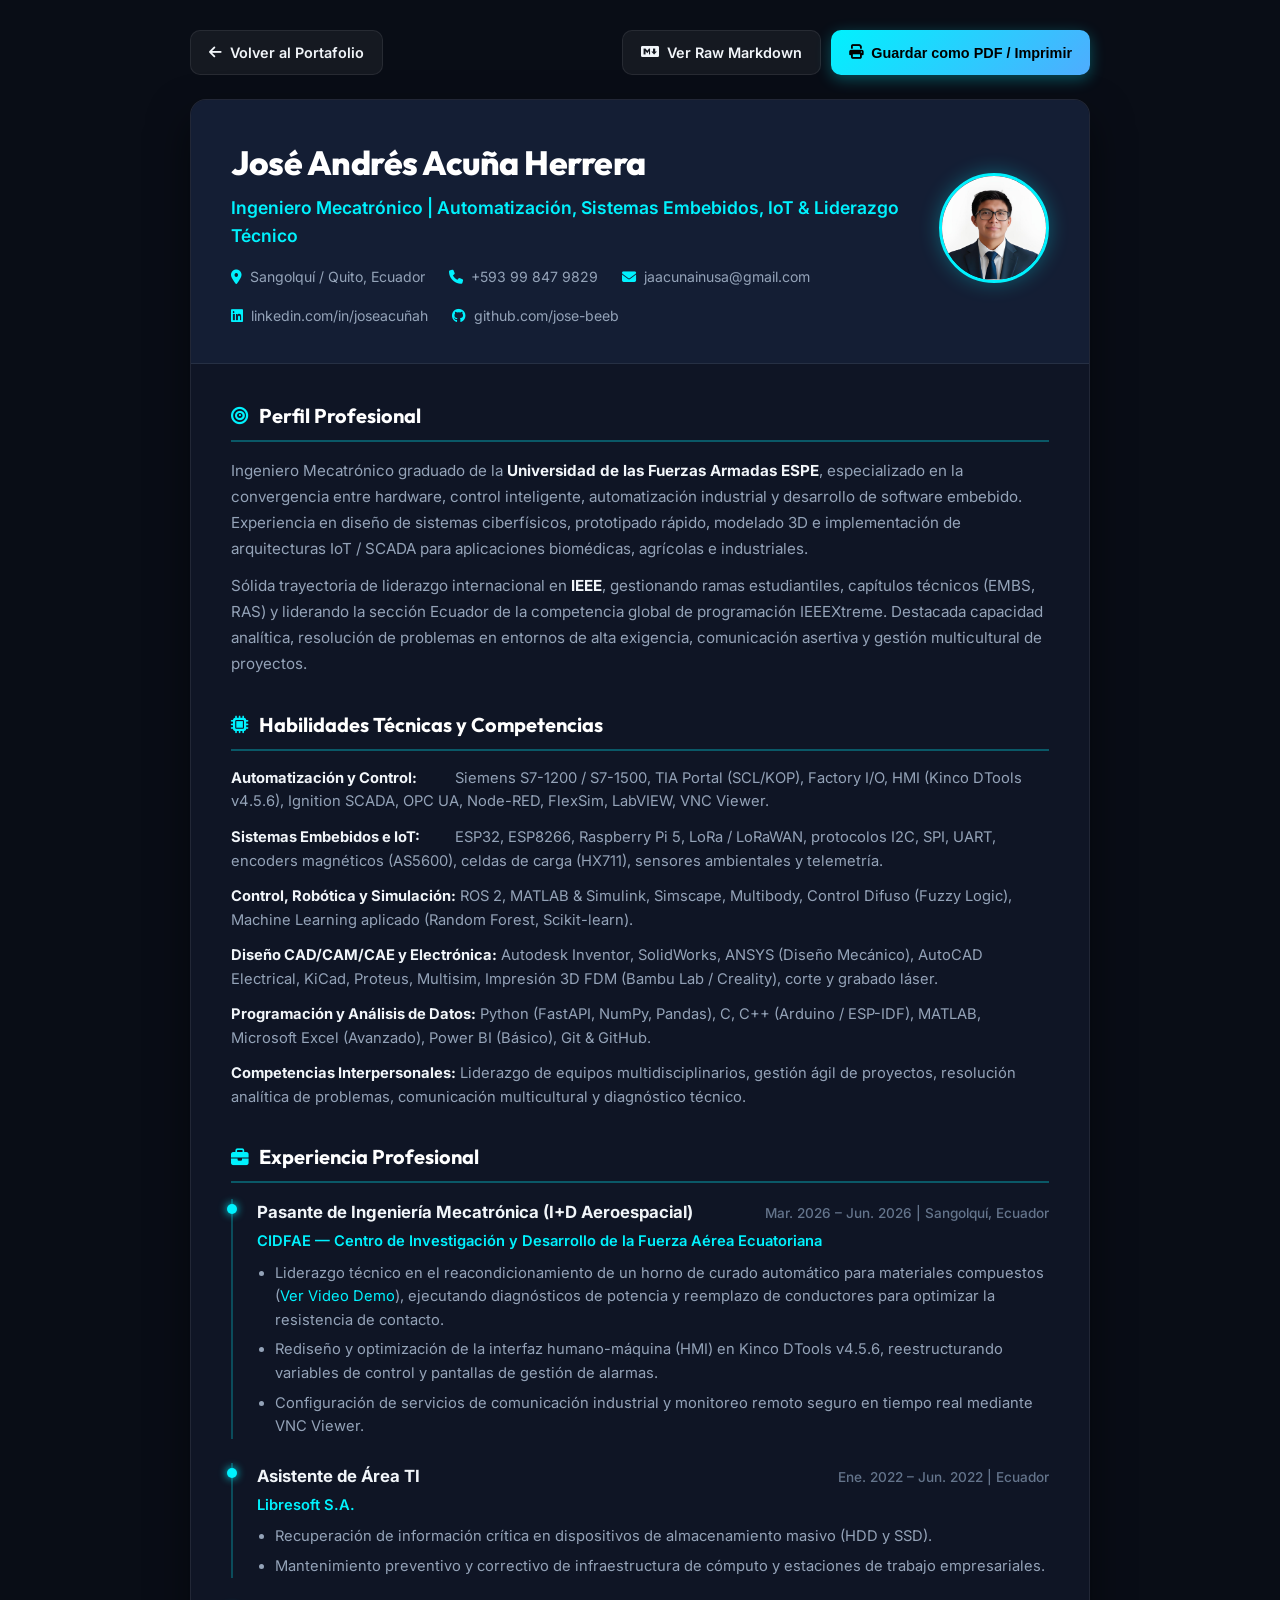
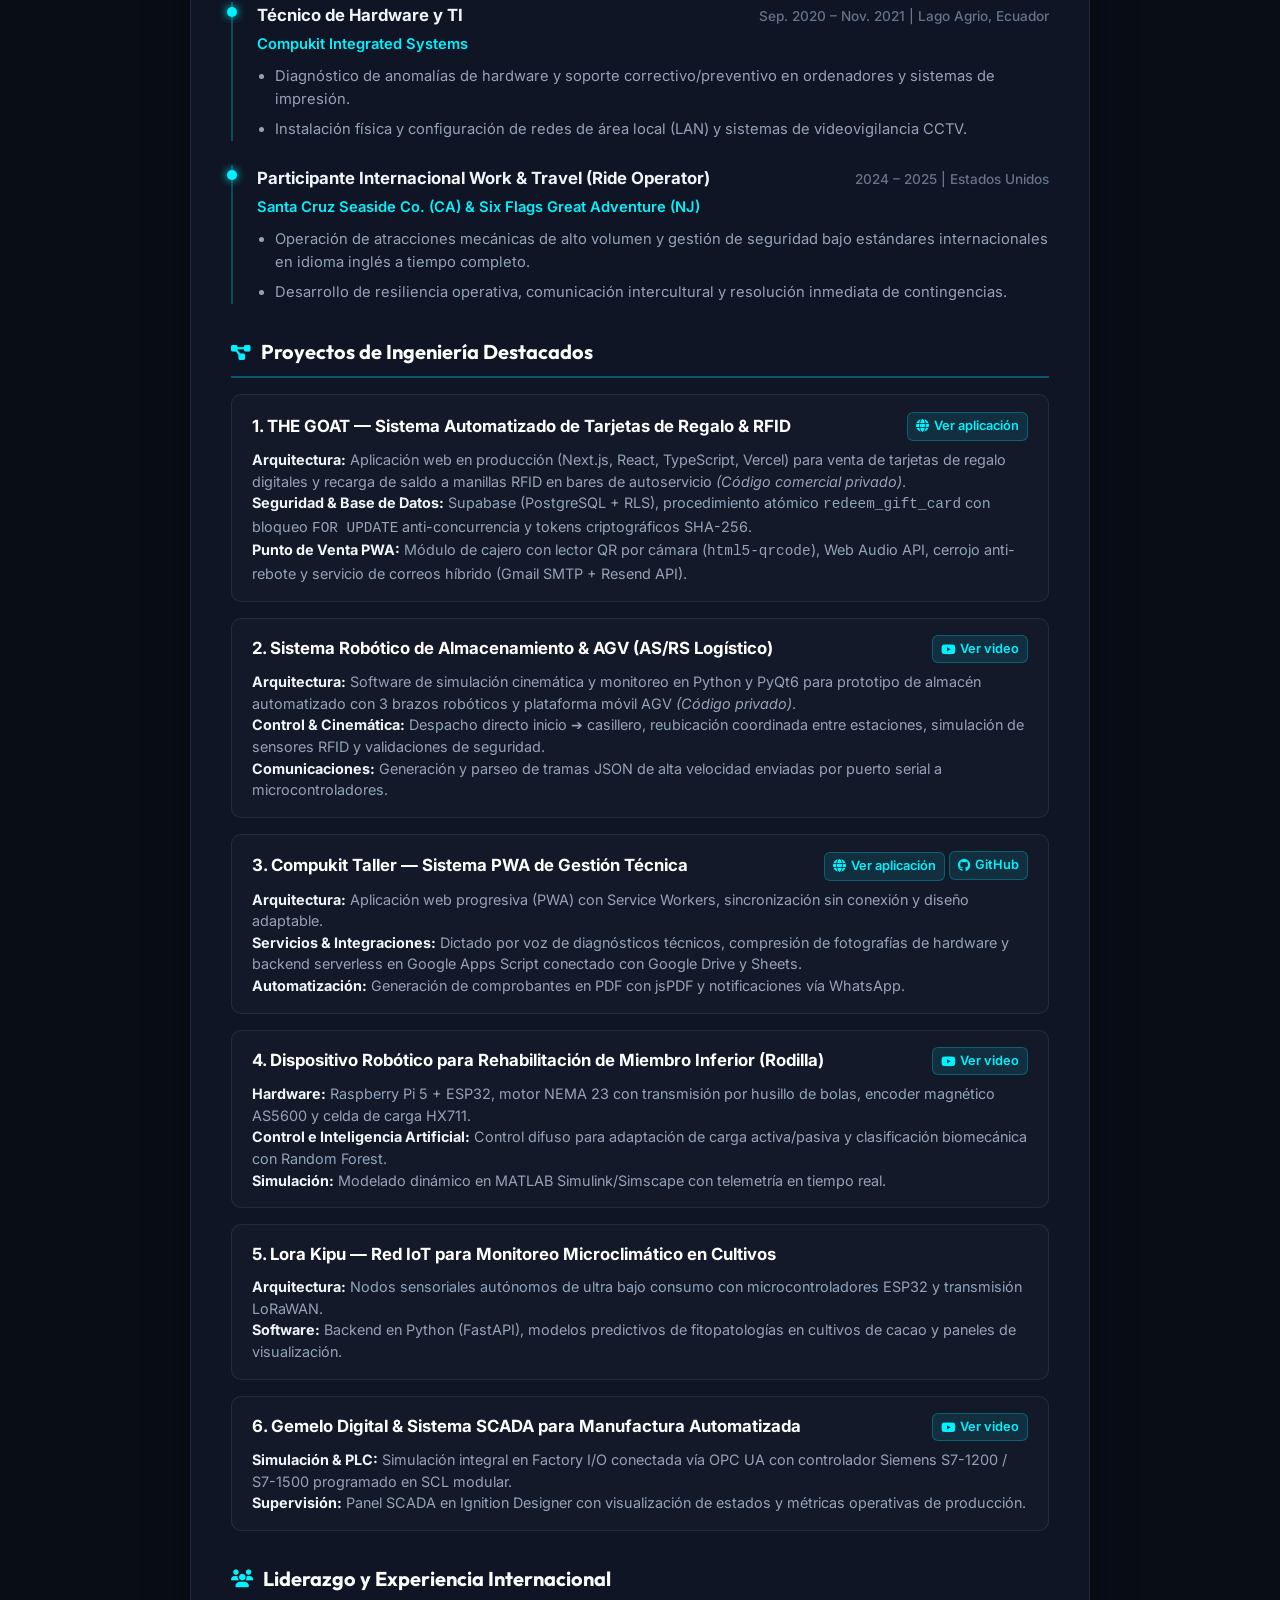
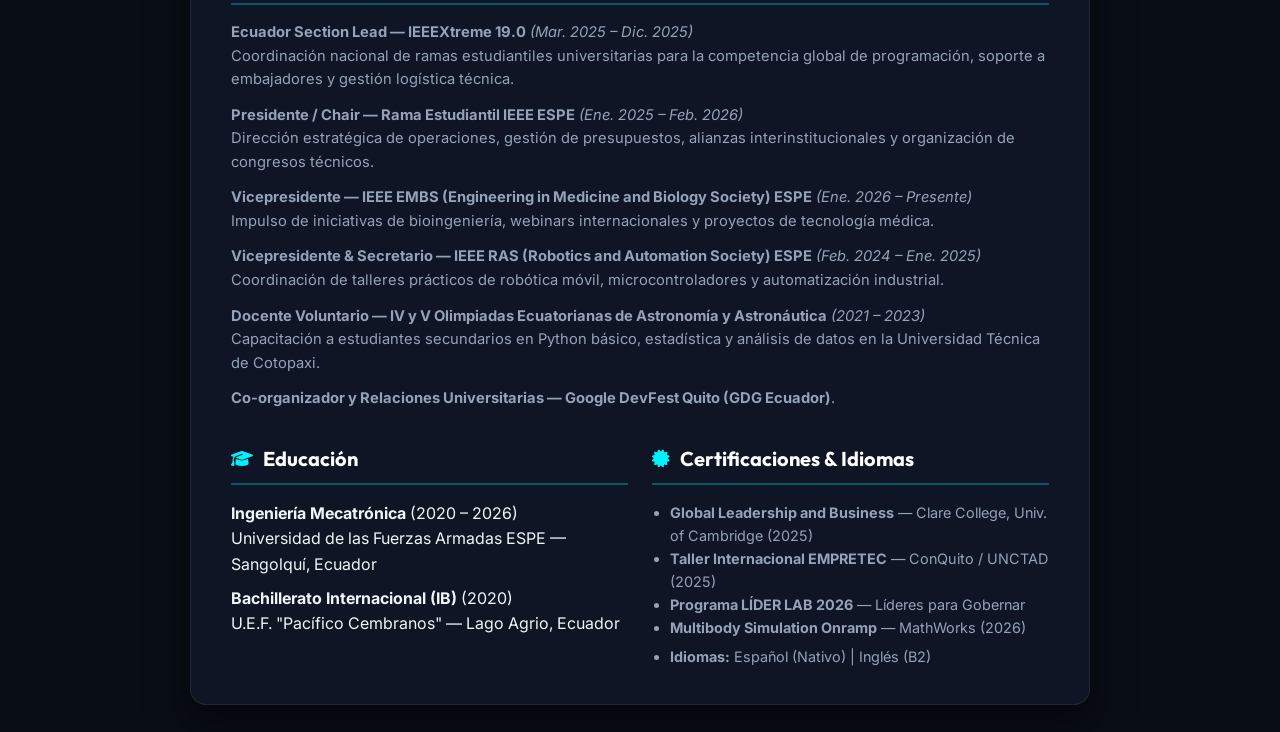
<file: cv.html>
<!DOCTYPE html>
<html lang="es">
<head>
  <meta charset="UTF-8">
  <meta name="viewport" content="width=device-width, initial-scale=1.0">
  <title>CV — José Andrés Acuña Herrera | Ingeniero Mecatrónico</title>
  <meta name="description" content="Curriculum Vitae completo de José Andrés Acuña Herrera, Ingeniero Mecatrónico especializado en Automatización, Sistemas Embebidos, IoT e Industria 4.0.">
  <link rel="icon" type="image/svg+xml" href="data:image/svg+xml,<svg xmlns='http://www.w3.org/2000/svg' viewBox='0 0 100 100'><text y='.9em' font-size='90'>⚡</text></svg>">
  
  <!-- Fonts -->
  <link rel="preconnect" href="https://fonts.googleapis.com">
  <link rel="preconnect" href="https://fonts.gstatic.com" crossorigin>
  <link href="https://fonts.googleapis.com/css2?family=Inter:wght@300;400;500;600;700;800&family=JetBrains+Mono:wght@400;600&family=Outfit:wght@600;700;800&display=swap" rel="stylesheet">
  
  <!-- FontAwesome -->
  <link rel="stylesheet" href="https://cdnjs.cloudflare.com/ajax/libs/font-awesome/6.5.1/css/all.min.css">

  <style>
    :root {
      --bg-dark: #090d16;
      --bg-card: rgba(16, 23, 38, 0.95);
      --bg-card-header: rgba(22, 32, 54, 0.9);
      --accent-cyan: #00f2fe;
      --accent-blue: #4facfe;
      --text-primary: #f1f5f9;
      --text-secondary: #94a3b8;
      --text-muted: #64748b;
      --border-color: rgba(255, 255, 255, 0.08);
      --border-glow: rgba(0, 242, 254, 0.3);
      --radius-sm: 6px;
      --radius-md: 10px;
      --radius-lg: 16px;
    }

    * {
      margin: 0;
      padding: 0;
      box-sizing: border-box;
    }

    body {
      font-family: 'Inter', sans-serif;
      background-color: var(--bg-dark);
      color: var(--text-primary);
      line-height: 1.6;
      padding: 30px 16px;
    }

    .cv-actions-bar {
      max-width: 900px;
      margin: 0 auto 24px;
      display: flex;
      justify-content: space-between;
      align-items: center;
      flex-wrap: wrap;
      gap: 12px;
    }

    .btn-action {
      display: inline-flex;
      align-items: center;
      gap: 8px;
      padding: 10px 18px;
      border-radius: var(--radius-md);
      font-size: 0.9rem;
      font-weight: 600;
      text-decoration: none;
      transition: all 0.2s ease;
      cursor: pointer;
    }

    .btn-back {
      background: rgba(255, 255, 255, 0.05);
      color: var(--text-primary);
      border: 1px solid var(--border-color);
    }

    .btn-back:hover {
      background: rgba(255, 255, 255, 0.1);
      border-color: var(--text-secondary);
      transform: translateX(-3px);
    }

    .btn-print {
      background: linear-gradient(135deg, var(--accent-cyan), var(--accent-blue));
      color: #000;
      border: none;
      box-shadow: 0 4px 15px rgba(0, 242, 254, 0.3);
    }

    .btn-print:hover {
      transform: translateY(-2px);
      box-shadow: 0 6px 20px rgba(0, 242, 254, 0.5);
    }

    .cv-sheet {
      max-width: 900px;
      margin: 0 auto;
      background: var(--bg-card);
      border: 1px solid var(--border-color);
      border-radius: var(--radius-lg);
      box-shadow: 0 20px 40px rgba(0, 0, 0, 0.5);
      overflow: hidden;
    }

    .cv-header {
      padding: 36px 40px;
      background: var(--bg-card-header);
      border-bottom: 1px solid var(--border-color);
      display: flex;
      justify-content: space-between;
      align-items: center;
      gap: 24px;
    }

    .cv-header-info h1 {
      font-family: 'Outfit', sans-serif;
      font-size: 2.1rem;
      font-weight: 800;
      color: #fff;
      margin-bottom: 4px;
      letter-spacing: -0.5px;
    }

    .cv-header-info h2 {
      font-size: 1.1rem;
      font-weight: 600;
      color: var(--accent-cyan);
      margin-bottom: 16px;
    }

    .cv-contact-list {
      display: flex;
      flex-wrap: wrap;
      gap: 16px 24px;
      font-size: 0.88rem;
      color: var(--text-secondary);
    }

    .cv-contact-item {
      display: inline-flex;
      align-items: center;
      gap: 8px;
    }

    .cv-contact-item i {
      color: var(--accent-cyan);
    }

    .cv-contact-item a {
      color: var(--text-secondary);
      text-decoration: none;
      transition: color 0.2s;
    }

    .cv-contact-item a:hover {
      color: var(--accent-cyan);
      text-decoration: underline;
    }

    .cv-header-avatar img {
      width: 110px;
      height: 110px;
      border-radius: 50%;
      object-fit: cover;
      border: 3px solid var(--accent-cyan);
      box-shadow: 0 0 20px rgba(0, 242, 254, 0.3);
    }

    .cv-body {
      padding: 36px 40px;
    }

    .cv-section {
      margin-bottom: 32px;
    }

    .cv-section:last-child {
      margin-bottom: 0;
    }

    .cv-section-title {
      font-family: 'Outfit', sans-serif;
      font-size: 1.25rem;
      font-weight: 700;
      color: #fff;
      display: flex;
      align-items: center;
      gap: 10px;
      padding-bottom: 8px;
      margin-bottom: 16px;
      border-bottom: 2px solid var(--border-glow);
    }

    .cv-section-title i {
      color: var(--accent-cyan);
      font-size: 1.1rem;
    }

    .cv-text {
      color: var(--text-secondary);
      font-size: 0.95rem;
      line-height: 1.7;
    }

    .cv-text p {
      margin-bottom: 12px;
    }

    .cv-text strong {
      color: var(--text-primary);
    }

    .cv-skills-grid {
      display: flex;
      flex-direction: column;
      gap: 12px;
    }

    .cv-skill-group {
      font-size: 0.92rem;
      color: var(--text-secondary);
      line-height: 1.6;
    }

    .cv-skill-group strong {
      color: var(--text-primary);
      display: inline-block;
      min-width: 220px;
    }

    .cv-timeline-item {
      position: relative;
      padding-left: 24px;
      margin-bottom: 24px;
      border-left: 2px solid rgba(0, 242, 254, 0.25);
    }

    .cv-timeline-item:last-child {
      margin-bottom: 0;
    }

    .cv-timeline-item::before {
      content: '';
      position: absolute;
      left: -6px;
      top: 5px;
      width: 10px;
      height: 10px;
      border-radius: 50%;
      background: var(--accent-cyan);
      box-shadow: 0 0 8px var(--accent-cyan);
    }

    .timeline-header {
      display: flex;
      justify-content: space-between;
      align-items: baseline;
      flex-wrap: wrap;
      gap: 6px;
      margin-bottom: 4px;
    }

    .timeline-title {
      font-size: 1.05rem;
      font-weight: 700;
      color: var(--text-primary);
    }

    .timeline-company {
      color: var(--accent-cyan);
      font-weight: 600;
      font-size: 0.92rem;
    }

    .timeline-date {
      font-size: 0.85rem;
      color: var(--text-muted);
      font-weight: 500;
    }

    .timeline-bullets {
      margin-top: 8px;
      padding-left: 18px;
      color: var(--text-secondary);
      font-size: 0.92rem;
    }

    .timeline-bullets li {
      margin-bottom: 6px;
    }

    .timeline-bullets a {
      color: var(--accent-cyan);
      text-decoration: none;
    }

    .timeline-bullets a:hover {
      text-decoration: underline;
    }

    .project-entry {
      background: rgba(255, 255, 255, 0.02);
      border: 1px solid var(--border-color);
      border-radius: var(--radius-md);
      padding: 16px 20px;
      margin-bottom: 16px;
    }

    .project-entry:last-child {
      margin-bottom: 0;
    }

    .project-entry-title {
      font-size: 1.05rem;
      font-weight: 700;
      color: #fff;
      display: flex;
      justify-content: space-between;
      align-items: center;
      flex-wrap: wrap;
      gap: 8px;
      margin-bottom: 8px;
    }

    .project-entry-links a {
      display: inline-flex;
      align-items: center;
      gap: 5px;
      font-size: 0.8rem;
      padding: 3px 8px;
      background: rgba(0, 242, 254, 0.1);
      border: 1px solid rgba(0, 242, 254, 0.25);
      border-radius: var(--radius-sm);
      color: var(--accent-cyan);
      text-decoration: none;
      font-weight: 600;
    }

    .project-entry-links a:hover {
      background: var(--accent-cyan);
      color: #000;
    }

    .project-entry-desc {
      color: var(--text-secondary);
      font-size: 0.9rem;
      line-height: 1.5;
    }

    .project-entry-desc strong {
      color: var(--text-primary);
    }

    /* Print Styles */
    @media print {
      body {
        background: #fff !important;
        color: #000 !important;
        padding: 0 !important;
      }

      .cv-actions-bar {
        display: none !important;
      }

      .cv-sheet {
        background: #fff !important;
        border: none !important;
        box-shadow: none !important;
        max-width: 100% !important;
      }

      .cv-header {
        background: #f8fafc !important;
        border-bottom: 2px solid #cbd5e1 !important;
        padding: 20px 24px !important;
      }

      .cv-header-info h1 {
        color: #0f172a !important;
      }

      .cv-header-info h2 {
        color: #0284c7 !important;
      }

      .cv-contact-list, .cv-contact-item a, .cv-text, .cv-skill-group, .timeline-bullets {
        color: #334155 !important;
      }

      .cv-section-title {
        color: #0f172a !important;
        border-bottom-color: #0284c7 !important;
      }

      .cv-section-title i {
        color: #0284c7 !important;
      }

      .timeline-title, .project-entry-title, .cv-skill-group strong, .cv-text strong {
        color: #0f172a !important;
      }

      .timeline-company {
        color: #0284c7 !important;
      }

      .project-entry {
        background: #f8fafc !important;
        border: 1px solid #e2e8f0 !important;
      }

      .project-entry-links a {
        border-color: #cbd5e1 !important;
        color: #0284c7 !important;
      }

      .cv-section, .cv-timeline-item, .project-entry {
        break-inside: avoid;
        page-break-inside: avoid;
      }

      .cv-body {
        padding: 24px !important;
      }
    }

    @media (max-width: 768px) {
      .cv-header {
        flex-direction: column-reverse;
        align-items: flex-start;
        padding: 24px 20px;
      }

      .cv-body {
        padding: 24px 20px;
      }

      .cv-skill-group strong {
        display: block;
        margin-bottom: 2px;
      }

      .timeline-header {
        flex-direction: column;
        align-items: flex-start;
      }
    }
  </style>
</head>
<body>

  <!-- Top Action Bar -->
  <div class="cv-actions-bar">
    <a href="./index.html" class="btn-action btn-back">
      <i class="fa-solid fa-arrow-left"></i> Volver al Portafolio
    </a>
    <div style="display: flex; gap: 10px;">
      <a href="./cv.md" class="btn-action btn-back" title="Ver archivo Markdown crudo">
        <i class="fa-brands fa-markdown"></i> Ver Raw Markdown
      </a>
      <button onclick="window.print()" class="btn-action btn-print">
        <i class="fa-solid fa-print"></i> Guardar como PDF / Imprimir
      </button>
    </div>
  </div>

  <!-- Main CV Container -->
  <main class="cv-sheet">
    <!-- Header -->
    <header class="cv-header">
      <div class="cv-header-info">
        <h1>José Andrés Acuña Herrera</h1>
        <h2>Ingeniero Mecatrónico | Automatización, Sistemas Embebidos, IoT & Liderazgo Técnico</h2>
        <div class="cv-contact-list">
          <div class="cv-contact-item">
            <i class="fa-solid fa-location-dot"></i>
            <span>Sangolquí / Quito, Ecuador</span>
          </div>
          <div class="cv-contact-item">
            <i class="fa-solid fa-phone"></i>
            <a href="tel:+593998479829">+593 99 847 9829</a>
          </div>
          <div class="cv-contact-item">
            <i class="fa-solid fa-envelope"></i>
            <a href="mailto:jaacunainusa@gmail.com">jaacunainusa@gmail.com</a>
          </div>
          <div class="cv-contact-item">
            <i class="fa-brands fa-linkedin"></i>
            <a href="https://linkedin.com/in/joseacuñah" target="_blank">linkedin.com/in/joseacuñah</a>
          </div>
          <div class="cv-contact-item">
            <i class="fa-brands fa-github"></i>
            <a href="https://github.com/jose-beeb" target="_blank">github.com/jose-beeb</a>
          </div>
        </div>
      </div>
      <div class="cv-header-avatar">
        <img src="assets/images/profile.png" alt="José Andrés Acuña Herrera" onerror="this.onerror=null; this.src='https://avatars.githubusercontent.com/u/171995231?v=4';">
      </div>
    </header>

    <!-- Body -->
    <div class="cv-body">

      <!-- Profile -->
      <section class="cv-section">
        <h3 class="cv-section-title"><i class="fa-solid fa-bullseye"></i> Perfil Profesional</h3>
        <div class="cv-text">
          <p>
            Ingeniero Mecatrónico graduado de la <strong>Universidad de las Fuerzas Armadas ESPE</strong>, especializado en la convergencia entre hardware, control inteligente, automatización industrial y desarrollo de software embebido. Experiencia en diseño de sistemas ciberfísicos, prototipado rápido, modelado 3D e implementación de arquitecturas IoT / SCADA para aplicaciones biomédicas, agrícolas e industriales.
          </p>
          <p>
            Sólida trayectoria de liderazgo internacional en <strong>IEEE</strong>, gestionando ramas estudiantiles, capítulos técnicos (EMBS, RAS) y liderando la sección Ecuador de la competencia global de programación IEEEXtreme. Destacada capacidad analítica, resolución de problemas en entornos de alta exigencia, comunicación asertiva y gestión multicultural de proyectos.
          </p>
        </div>
      </section>

      <!-- Technical Skills -->
      <section class="cv-section">
        <h3 class="cv-section-title"><i class="fa-solid fa-microchip"></i> Habilidades Técnicas y Competencias</h3>
        <div class="cv-skills-grid">
          <div class="cv-skill-group">
            <strong>Automatización y Control:</strong>
            Siemens S7-1200 / S7-1500, TIA Portal (SCL/KOP), Factory I/O, HMI (Kinco DTools v4.5.6), Ignition SCADA, OPC UA, Node-RED, FlexSim, LabVIEW, VNC Viewer.
          </div>
          <div class="cv-skill-group">
            <strong>Sistemas Embebidos e IoT:</strong>
            ESP32, ESP8266, Raspberry Pi 5, LoRa / LoRaWAN, protocolos I2C, SPI, UART, encoders magnéticos (AS5600), celdas de carga (HX711), sensores ambientales y telemetría.
          </div>
          <div class="cv-skill-group">
            <strong>Control, Robótica y Simulación:</strong>
            ROS 2, MATLAB & Simulink, Simscape, Multibody, Control Difuso (Fuzzy Logic), Machine Learning aplicado (Random Forest, Scikit-learn).
          </div>
          <div class="cv-skill-group">
            <strong>Diseño CAD/CAM/CAE y Electrónica:</strong>
            Autodesk Inventor, SolidWorks, ANSYS (Diseño Mecánico), AutoCAD Electrical, KiCad, Proteus, Multisim, Impresión 3D FDM (Bambu Lab / Creality), corte y grabado láser.
          </div>
          <div class="cv-skill-group">
            <strong>Programación y Análisis de Datos:</strong>
            Python (FastAPI, NumPy, Pandas), C, C++ (Arduino / ESP-IDF), MATLAB, Microsoft Excel (Avanzado), Power BI (Básico), Git & GitHub.
          </div>
          <div class="cv-skill-group">
            <strong>Competencias Interpersonales:</strong>
            Liderazgo de equipos multidisciplinarios, gestión ágil de proyectos, resolución analítica de problemas, comunicación multicultural y diagnóstico técnico.
          </div>
        </div>
      </section>

      <!-- Experience -->
      <section class="cv-section">
        <h3 class="cv-section-title"><i class="fa-solid fa-briefcase"></i> Experiencia Profesional</h3>
        
        <div class="cv-timeline-item">
          <div class="timeline-header">
            <div class="timeline-title">Pasante de Ingeniería Mecatrónica (I+D Aeroespacial)</div>
            <div class="timeline-date">Mar. 2026 – Jun. 2026 | Sangolquí, Ecuador</div>
          </div>
          <div class="timeline-company">CIDFAE — Centro de Investigación y Desarrollo de la Fuerza Aérea Ecuatoriana</div>
          <ul class="timeline-bullets">
            <li>Liderazgo técnico en el reacondicionamiento de un horno de curado automático para materiales compuestos (<a href="https://youtube.com/shorts/quRxPrLFzec" target="_blank">Ver Video Demo</a>), ejecutando diagnósticos de potencia y reemplazo de conductores para optimizar la resistencia de contacto.</li>
            <li>Rediseño y optimización de la interfaz humano-máquina (HMI) en Kinco DTools v4.5.6, reestructurando variables de control y pantallas de gestión de alarmas.</li>
            <li>Configuración de servicios de comunicación industrial y monitoreo remoto seguro en tiempo real mediante VNC Viewer.</li>
          </ul>
        </div>

        <div class="cv-timeline-item">
          <div class="timeline-header">
            <div class="timeline-title">Asistente de Área TI</div>
            <div class="timeline-date">Ene. 2022 – Jun. 2022 | Ecuador</div>
          </div>
          <div class="timeline-company">Libresoft S.A.</div>
          <ul class="timeline-bullets">
            <li>Recuperación de información crítica en dispositivos de almacenamiento masivo (HDD y SSD).</li>
            <li>Mantenimiento preventivo y correctivo de infraestructura de cómputo y estaciones de trabajo empresariales.</li>
          </ul>
        </div>

        <div class="cv-timeline-item">
          <div class="timeline-header">
            <div class="timeline-title">Técnico de Hardware y TI</div>
            <div class="timeline-date">Sep. 2020 – Nov. 2021 | Lago Agrio, Ecuador</div>
          </div>
          <div class="timeline-company">Compukit Integrated Systems</div>
          <ul class="timeline-bullets">
            <li>Diagnóstico de anomalías de hardware y soporte correctivo/preventivo en ordenadores y sistemas de impresión.</li>
            <li>Instalación física y configuración de redes de área local (LAN) y sistemas de videovigilancia CCTV.</li>
          </ul>
        </div>

        <div class="cv-timeline-item">
          <div class="timeline-header">
            <div class="timeline-title">Participante Internacional Work & Travel (Ride Operator)</div>
            <div class="timeline-date">2024 – 2025 | Estados Unidos</div>
          </div>
          <div class="timeline-company">Santa Cruz Seaside Co. (CA) & Six Flags Great Adventure (NJ)</div>
          <ul class="timeline-bullets">
            <li>Operación de atracciones mecánicas de alto volumen y gestión de seguridad bajo estándares internacionales en idioma inglés a tiempo completo.</li>
            <li>Desarrollo de resiliencia operativa, comunicación intercultural y resolución inmediata de contingencias.</li>
          </ul>
        </div>
      </section>

      <!-- Projects -->
      <section class="cv-section">
        <h3 class="cv-section-title"><i class="fa-solid fa-diagram-project"></i> Proyectos de Ingeniería Destacados</h3>

        <div class="project-entry">
          <div class="project-entry-title">
            <span>1. THE GOAT — Sistema Automatizado de Tarjetas de Regalo & RFID</span>
            <div class="project-entry-links">
              <a href="https://the-goat-giftcards.vercel.app" target="_blank"><i class="fa-solid fa-globe"></i> Ver aplicación</a>
            </div>
          </div>
          <div class="project-entry-desc">
            <p><strong>Arquitectura:</strong> Aplicación web en producción (Next.js, React, TypeScript, Vercel) para venta de tarjetas de regalo digitales y recarga de saldo a manillas RFID en bares de autoservicio <em>(Código comercial privado)</em>.</p>
            <p><strong>Seguridad & Base de Datos:</strong> Supabase (PostgreSQL + RLS), procedimiento atómico <code>redeem_gift_card</code> con bloqueo <code>FOR UPDATE</code> anti-concurrencia y tokens criptográficos SHA-256.</p>
            <p><strong>Punto de Venta PWA:</strong> Módulo de cajero con lector QR por cámara (<code>html5-qrcode</code>), Web Audio API, cerrojo anti-rebote y servicio de correos híbrido (Gmail SMTP + Resend API).</p>
          </div>
        </div>

        <div class="project-entry">
          <div class="project-entry-title">
            <span>2. Sistema Robótico de Almacenamiento & AGV (AS/RS Logístico)</span>
            <div class="project-entry-links">
              <a href="https://youtu.be/2pD4KcC07y4" target="_blank"><i class="fa-brands fa-youtube"></i> Ver video</a>
            </div>
          </div>
          <div class="project-entry-desc">
            <p><strong>Arquitectura:</strong> Software de simulación cinemática y monitoreo en Python y PyQt6 para prototipo de almacén automatizado con 3 brazos robóticos y plataforma móvil AGV <em>(Código privado)</em>.</p>
            <p><strong>Control & Cinemática:</strong> Despacho directo inicio ➔ casillero, reubicación coordinada entre estaciones, simulación de sensores RFID y validaciones de seguridad.</p>
            <p><strong>Comunicaciones:</strong> Generación y parseo de tramas JSON de alta velocidad enviadas por puerto serial a microcontroladores.</p>
          </div>
        </div>

        <div class="project-entry">
          <div class="project-entry-title">
            <span>3. Compukit Taller — Sistema PWA de Gestión Técnica</span>
            <div class="project-entry-links">
              <a href="https://jose-beeb.github.io/compukit-taller/" target="_blank"><i class="fa-solid fa-globe"></i> Ver aplicación</a>
              <a href="https://github.com/Jose-beeb/compukit-taller" target="_blank"><i class="fa-brands fa-github"></i> GitHub</a>
            </div>
          </div>
          <div class="project-entry-desc">
            <p><strong>Arquitectura:</strong> Aplicación web progresiva (PWA) con Service Workers, sincronización sin conexión y diseño adaptable.</p>
            <p><strong>Servicios & Integraciones:</strong> Dictado por voz de diagnósticos técnicos, compresión de fotografías de hardware y backend serverless en Google Apps Script conectado con Google Drive y Sheets.</p>
            <p><strong>Automatización:</strong> Generación de comprobantes en PDF con jsPDF y notificaciones vía WhatsApp.</p>
          </div>
        </div>

        <div class="project-entry">
          <div class="project-entry-title">
            <span>4. Dispositivo Robótico para Rehabilitación de Miembro Inferior (Rodilla)</span>
            <div class="project-entry-links">
              <a href="https://youtu.be/54CjYQszOWI" target="_blank"><i class="fa-brands fa-youtube"></i> Ver video</a>
            </div>
          </div>
          <div class="project-entry-desc">
            <p><strong>Hardware:</strong> Raspberry Pi 5 + ESP32, motor NEMA 23 con transmisión por husillo de bolas, encoder magnético AS5600 y celda de carga HX711.</p>
            <p><strong>Control e Inteligencia Artificial:</strong> Control difuso para adaptación de carga activa/pasiva y clasificación biomecánica con Random Forest.</p>
            <p><strong>Simulación:</strong> Modelado dinámico en MATLAB Simulink/Simscape con telemetría en tiempo real.</p>
          </div>
        </div>

        <div class="project-entry">
          <div class="project-entry-title">
            <span>5. Lora Kipu — Red IoT para Monitoreo Microclimático en Cultivos</span>
          </div>
          <div class="project-entry-desc">
            <p><strong>Arquitectura:</strong> Nodos sensoriales autónomos de ultra bajo consumo con microcontroladores ESP32 y transmisión LoRaWAN.</p>
            <p><strong>Software:</strong> Backend en Python (FastAPI), modelos predictivos de fitopatologías en cultivos de cacao y paneles de visualización.</p>
          </div>
        </div>

        <div class="project-entry">
          <div class="project-entry-title">
            <span>6. Gemelo Digital & Sistema SCADA para Manufactura Automatizada</span>
            <div class="project-entry-links">
              <a href="https://youtube.com/shorts/luxnUp_XqdI" target="_blank"><i class="fa-brands fa-youtube"></i> Ver video</a>
            </div>
          </div>
          <div class="project-entry-desc">
            <p><strong>Simulación & PLC:</strong> Simulación integral en Factory I/O conectada vía OPC UA con controlador Siemens S7-1200 / S7-1500 programado en SCL modular.</p>
            <p><strong>Supervisión:</strong> Panel SCADA en Ignition Designer con visualización de estados y métricas operativas de producción.</p>
          </div>
        </div>
      </section>

      <!-- Leadership -->
      <section class="cv-section">
        <h3 class="cv-section-title"><i class="fa-solid fa-users"></i> Liderazgo y Experiencia Internacional</h3>
        <ul class="timeline-bullets" style="padding-left: 0; list-style: none;">
          <li style="margin-bottom: 12px;">
            <strong>Ecuador Section Lead — IEEEXtreme 19.0</strong> <em>(Mar. 2025 – Dic. 2025)</em><br>
            Coordinación nacional de ramas estudiantiles universitarias para la competencia global de programación, soporte a embajadores y gestión logística técnica.
          </li>
          <li style="margin-bottom: 12px;">
            <strong>Presidente / Chair — Rama Estudiantil IEEE ESPE</strong> <em>(Ene. 2025 – Feb. 2026)</em><br>
            Dirección estratégica de operaciones, gestión de presupuestos, alianzas interinstitucionales y organización de congresos técnicos.
          </li>
          <li style="margin-bottom: 12px;">
            <strong>Vicepresidente — IEEE EMBS (Engineering in Medicine and Biology Society) ESPE</strong> <em>(Ene. 2026 – Presente)</em><br>
            Impulso de iniciativas de bioingeniería, webinars internacionales y proyectos de tecnología médica.
          </li>
          <li style="margin-bottom: 12px;">
            <strong>Vicepresidente & Secretario — IEEE RAS (Robotics and Automation Society) ESPE</strong> <em>(Feb. 2024 – Ene. 2025)</em><br>
            Coordinación de talleres prácticos de robótica móvil, microcontroladores y automatización industrial.
          </li>
          <li style="margin-bottom: 12px;">
            <strong>Docente Voluntario — IV y V Olimpiadas Ecuatorianas de Astronomía y Astronáutica</strong> <em>(2021 – 2023)</em><br>
            Capacitación a estudiantes secundarios en Python básico, estadística y análisis de datos en la Universidad Técnica de Cotopaxi.
          </li>
          <li style="margin-bottom: 12px;">
            <strong>Co-organizador y Relaciones Universitarias — Google DevFest Quito (GDG Ecuador)</strong>.
          </li>
        </ul>
      </section>

      <!-- Education & Certifications -->
      <section class="cv-section" style="display: grid; grid-template-columns: 1fr 1fr; gap: 24px;">
        <div>
          <h3 class="cv-section-title"><i class="fa-solid fa-graduation-cap"></i> Educación</h3>
          <p><strong>Ingeniería Mecatrónica</strong> (2020 – 2026)<br>Universidad de las Fuerzas Armadas ESPE — Sangolquí, Ecuador</p>
          <p style="margin-top: 8px;"><strong>Bachillerato Internacional (IB)</strong> (2020)<br>U.E.F. "Pacífico Cembranos" — Lago Agrio, Ecuador</p>
        </div>
        <div>
          <h3 class="cv-section-title"><i class="fa-solid fa-certificate"></i> Certificaciones & Idiomas</h3>
          <ul style="padding-left: 18px; font-size: 0.9rem; color: var(--text-secondary);">
            <li><strong>Global Leadership and Business</strong> — Clare College, Univ. of Cambridge (2025)</li>
            <li><strong>Taller Internacional EMPRETEC</strong> — ConQuito / UNCTAD (2025)</li>
            <li><strong>Programa LÍDER LAB 2026</strong> — Líderes para Gobernar</li>
            <li><strong>Multibody Simulation Onramp</strong> — MathWorks (2026)</li>
            <li style="margin-top: 6px;"><strong>Idiomas:</strong> Español (Nativo) | Inglés (B2)</li>
          </ul>
        </div>
      </section>

    </div>
  </main>

</body>
</html>
</file>
<file: styles.css>
/* ==========================================================================
   CSS Design System: Mechatronics & High-Tech Dark Portfolio
   Author: José Andrés Acuña Herrera
   ========================================================================== */

:root {
  /* Color Palette */
  --bg-dark: #090d16;
  --bg-card: rgba(17, 24, 39, 0.75);
  --bg-card-hover: rgba(26, 36, 56, 0.85);
  --bg-glass: rgba(15, 23, 42, 0.65);
  --border-color: rgba(255, 255, 255, 0.08);
  --border-glow: rgba(0, 242, 254, 0.25);

  --accent-cyan: #00f2fe;
  --accent-blue: #4facfe;
  --accent-neon: #00d2ff;
  --accent-emerald: #10b981;
  --accent-purple: #8b5cf6;
  --accent-amber: #f59e0b;

  --text-primary: #f8fafc;
  --text-secondary: #94a3b8;
  --text-muted: #64748b;
  --text-gradient: linear-gradient(135deg, #00f2fe 0%, #4facfe 100%);

  /* Typography */
  --font-sans: 'Inter', system-ui, -apple-system, sans-serif;
  --font-heading: 'Outfit', sans-serif;
  --font-mono: 'JetBrains Mono', monospace;

  /* Transitions & Shadows */
  --transition-fast: 0.2s cubic-bezier(0.4, 0, 0.2, 1);
  --transition-normal: 0.3s cubic-bezier(0.4, 0, 0.2, 1);
  --transition-slow: 0.5s cubic-bezier(0.4, 0, 0.2, 1);
  --shadow-subtle: 0 4px 20px rgba(0, 0, 0, 0.3);
  --shadow-glow: 0 0 30px rgba(0, 242, 254, 0.15);
  --radius-sm: 8px;
  --radius-md: 14px;
  --radius-lg: 20px;
  --radius-full: 9999px;
}

/* Reset & Base Styles */
*, *::before, *::after {
  box-sizing: border-box;
  margin: 0;
  padding: 0;
}

html {
  scroll-behavior: smooth;
  color-scheme: dark;
}

body {
  font-family: var(--font-sans);
  background-color: var(--bg-dark);
  color: var(--text-primary);
  line-height: 1.65;
  overflow-x: hidden;
  position: relative;
  min-height: 100vh;
}

/* Background Ambient Glows */
.ambient-glow {
  position: fixed;
  width: 500px;
  height: 500px;
  border-radius: 50%;
  filter: blur(140px);
  pointer-events: none;
  z-index: 0;
  opacity: 0.25;
}

.glow-top-left {
  top: -100px;
  left: -100px;
  background: radial-gradient(circle, var(--accent-cyan), transparent 70%);
}

.glow-bottom-right {
  bottom: -100px;
  right: -100px;
  background: radial-gradient(circle, var(--accent-purple), transparent 70%);
}

.hidden {
  display: none !important;
}

.container {
  width: 100%;
  max-width: 1200px;
  margin: 0 auto;
  padding: 0 24px;
  position: relative;
  z-index: 1;
}

/* Typography Helpers */
h1, h2, h3, h4 {
  font-family: var(--font-heading);
  color: var(--text-primary);
  line-height: 1.25;
}

.gradient-text {
  background: var(--text-gradient);
  -webkit-background-clip: text;
  -webkit-text-fill-color: transparent;
  display: inline;
}

/* Horizontal Scroll Progress Bar (Sleek, Real-time & Subtle) */
.scroll-progress-container {
  position: fixed;
  top: 0;
  left: 0;
  width: 100%;
  height: 3.5px;
  background: rgba(255, 255, 255, 0.02);
  z-index: 10005;
  pointer-events: none;
}

.scroll-progress-bar {
  height: 100%;
  width: 0%;
  background: linear-gradient(90deg, #00f2fe 0%, #4facfe 50%, #00c6ff 100%);
  background-size: 200% 100%;
  box-shadow: 0 0 10px rgba(0, 242, 254, 0.9), 0 0 4px rgba(79, 172, 254, 0.7);
  border-radius: 0 2px 2px 0;
  transition: width 0.05s linear;
}

/* Navigation Bar */
.navbar {
  position: fixed;
  top: 0;
  left: 0;
  width: 100%;
  z-index: 100;
  padding: 16px 0;
  background: rgba(9, 13, 22, 0.7);
  backdrop-filter: blur(16px);
  -webkit-backdrop-filter: blur(16px);
  border-bottom: 1px solid var(--border-color);
  transition: var(--transition-normal);
}

.navbar.scrolled {
  padding: 12px 0;
  background: rgba(9, 13, 22, 0.9);
  border-bottom-color: rgba(0, 242, 254, 0.15);
  box-shadow: 0 10px 30px rgba(0, 0, 0, 0.5);
}

.nav-container {
  display: flex;
  justify-content: space-between;
  align-items: center;
  width: 100%;
  max-width: 1440px;
}

.nav-logo {
  text-decoration: none;
  font-family: var(--font-mono);
  font-size: 1.2rem;
  font-weight: 700;
  color: var(--text-primary);
  display: flex;
  align-items: center;
  gap: 4px;
}

.logo-bracket {
  color: var(--accent-cyan);
}

.logo-text {
  letter-spacing: -0.5px;
}

.nav-menu {
  display: flex;
  align-items: center;
  gap: 8px;
}

.nav-link {
  text-decoration: none;
  font-size: 0.85rem;
  font-weight: 500;
  color: var(--text-secondary);
  transition: all var(--transition-fast);
  position: relative;
  padding: 7px 12px;
  white-space: nowrap;
  display: inline-flex;
  align-items: center;
  justify-content: center;
  border-radius: var(--radius-full);
  background: rgba(255, 255, 255, 0.03);
  border: 1px solid rgba(255, 255, 255, 0.06);
}

.nav-link .nav-text {
  display: none;
}

.nav-link i {
  font-size: 1.15rem;
  color: var(--accent-cyan);
  opacity: 0.9;
  transition: transform var(--transition-fast);
}

.nav-link:hover, .nav-link.active {
  background: rgba(0, 242, 254, 0.14);
  border-color: rgba(0, 242, 254, 0.35);
  color: #fff;
  box-shadow: 0 0 15px rgba(0, 242, 254, 0.3);
  transform: translateY(-2px);
}

.nav-link:hover i {
  transform: scale(1.15);
  opacity: 1;
}

.btn-nav-cv {
  display: inline-flex;
  align-items: center;
  gap: 6px;
  padding: 7px 14px;
  background: rgba(0, 242, 254, 0.1);
  border: 1px solid rgba(0, 242, 254, 0.3);
  border-radius: var(--radius-full);
  color: var(--accent-cyan);
  font-size: 0.85rem;
  font-weight: 600;
  text-decoration: none;
  white-space: nowrap;
  transition: var(--transition-fast);
}

.btn-nav-cv .nav-text {
  display: none;
}

.btn-nav-cv:hover {
  background: var(--accent-cyan);
  color: #000;
  box-shadow: 0 0 18px rgba(0, 242, 254, 0.45);
  transform: translateY(-2px);
}

.btn-nav-game .nav-text {
  display: none;
}

/* Nav Top Social Links */
.nav-social-group {
  display: flex;
  align-items: center;
  gap: 6px;
}

.nav-social-link {
  display: inline-flex;
  align-items: center;
  justify-content: center;
  width: 32px;
  height: 32px;
  border-radius: 50%;
  background: rgba(255, 255, 255, 0.05);
  border: 1px solid rgba(255, 255, 255, 0.1);
  color: var(--text-secondary);
  font-size: 0.9rem;
  transition: all var(--transition-fast);
  text-decoration: none;
}

.nav-social-link:hover {
  background: var(--accent-cyan);
  color: #000;
  border-color: var(--accent-cyan);
  box-shadow: 0 0 12px rgba(0, 242, 254, 0.4);
  transform: translateY(-2px);
}

/* Language Switcher */
.lang-switcher {
  display: inline-flex;
  align-items: center;
  background: rgba(255, 255, 255, 0.05);
  border: 1px solid var(--border-color);
  border-radius: var(--radius-full);
  padding: 3px 4px;
  gap: 2px;
}

.lang-btn {
  background: transparent;
  border: none;
  color: var(--text-secondary);
  font-size: 0.78rem;
  font-weight: 700;
  letter-spacing: 0.5px;
  padding: 4px 8px;
  border-radius: var(--radius-full);
  cursor: pointer;
  transition: all 0.2s ease;
  font-family: inherit;
  display: inline-flex;
  align-items: center;
  gap: 4px;
}

.lang-btn:hover {
  color: var(--text-primary);
}

.lang-btn.active {
  background: var(--accent-cyan);
  color: #000;
  box-shadow: 0 0 10px rgba(0, 242, 254, 0.35);
}

.nav-actions {
  display: inline-flex;
  align-items: center;
  gap: 12px;
}

.menu-toggle {
  display: none;
  background: none;
  border: none;
  color: var(--text-primary);
  font-size: 1.4rem;
  cursor: pointer;
}

/* Buttons */
.btn {
  display: inline-flex;
  align-items: center;
  justify-content: center;
  gap: 8px;
  padding: 12px 24px;
  border-radius: var(--radius-md);
  font-size: 0.95rem;
  font-weight: 600;
  text-decoration: none;
  cursor: pointer;
  transition: var(--transition-normal);
  border: 1px solid transparent;
}

.btn-primary {
  background: linear-gradient(135deg, var(--accent-cyan), var(--accent-blue));
  color: #000;
  box-shadow: 0 4px 20px rgba(0, 242, 254, 0.3);
}

.btn-primary:hover {
  transform: translateY(-2px);
  box-shadow: 0 8px 30px rgba(0, 242, 254, 0.5);
}

.btn-secondary {
  background: rgba(255, 255, 255, 0.05);
  border-color: var(--border-color);
  color: var(--text-primary);
  backdrop-filter: blur(10px);
}

.btn-secondary:hover {
  background: rgba(255, 255, 255, 0.1);
  border-color: var(--accent-cyan);
  color: var(--accent-cyan);
  transform: translateY(-2px);
}

.btn-outline {
  background: transparent;
  border-color: rgba(255, 255, 255, 0.2);
  color: var(--text-secondary);
}

.btn-outline:hover {
  border-color: var(--text-primary);
  color: var(--text-primary);
}

/* Section Header Structure */
.section {
  padding: 90px 0;
  position: relative;
  z-index: 1;
}

.section-header {
  margin-bottom: 50px;
}

.text-center {
  text-align: center;
}

.section-tag {
  display: inline-block;
  padding: 4px 14px;
  background: rgba(0, 242, 254, 0.1);
  border: 1px solid rgba(0, 242, 254, 0.25);
  border-radius: var(--radius-full);
  color: var(--accent-cyan);
  font-size: 0.8rem;
  font-weight: 600;
  text-transform: uppercase;
  letter-spacing: 1px;
  margin-bottom: 12px;
}

.section-title {
  font-size: 2.3rem;
  font-weight: 800;
  letter-spacing: -0.5px;
  margin-bottom: 12px;
}

.section-description {
  max-width: 650px;
  margin: 0 auto;
  color: var(--text-secondary);
  font-size: 1.05rem;
}

/* Scroll Reveal Base */
.reveal-on-scroll {
  opacity: 0;
  transform: translateY(25px);
  transition: opacity 0.65s cubic-bezier(0.16, 1, 0.3, 1), transform 0.65s cubic-bezier(0.16, 1, 0.3, 1);
  will-change: opacity, transform;
}

.reveal-on-scroll.is-revealed {
  opacity: 1;
  transform: translateY(0);
}

/* Hero Section */
.hero-section {
  padding: 150px 0 90px;
  min-height: 90vh;
  display: flex;
  align-items: center;
  position: relative;
  overflow: hidden;
}

.hero-particles {
  position: absolute;
  top: 0;
  left: 0;
  width: 100%;
  height: 100%;
  pointer-events: none;
  z-index: 0;
  opacity: 0.75;
}

.hero-container {
  display: grid;
  grid-template-columns: 1.15fr 0.85fr;
  gap: 50px;
  align-items: center;
}

.status-badge {
  display: inline-flex;
  align-items: center;
  gap: 8px;
  padding: 6px 16px;
  background: rgba(16, 185, 129, 0.1);
  border: 1px solid rgba(16, 185, 129, 0.3);
  border-radius: var(--radius-full);
  color: #34d399;
  font-size: 0.85rem;
  font-weight: 500;
  margin-bottom: 20px;
}

.pulse-dot {
  width: 8px;
  height: 8px;
  background-color: #10b981;
  border-radius: 50%;
  box-shadow: 0 0 0 0 rgba(16, 185, 129, 0.7);
  animation: pulse-ring 2s infinite;
}

.hero-profile-row {
  display: flex;
  align-items: center;
  gap: 16px;
  margin-bottom: 24px;
}

/* Instagram-Style Dynamic 3D Avatar Flip */
.instagram-avatar-ring {
  width: 68px;
  height: 68px;
  min-width: 68px;
  min-height: 68px;
  perspective: 1000px;
  cursor: pointer;
  position: relative;
  flex-shrink: 0;
  border-radius: 50%;
  padding: 3px;
  background: linear-gradient(45deg, #f09433 0%, #e6683c 25%, #dc2743 50%, #cc2366 75%, #bc1888 100%);
  box-shadow: 0 0 20px rgba(220, 39, 67, 0.4), 0 4px 12px rgba(0, 0, 0, 0.5);
  transition: transform var(--transition-fast), box-shadow var(--transition-fast);
  user-select: none;
  -webkit-user-select: none;
}

.instagram-avatar-ring:hover {
  transform: scale(1.06);
  box-shadow: 0 0 25px rgba(220, 39, 67, 0.6), 0 6px 16px rgba(0, 0, 0, 0.6);
}

.instagram-avatar-inner {
  position: relative;
  width: 100%;
  height: 100%;
  border-radius: 50%;
  transform-style: preserve-3d;
  -webkit-transform-style: preserve-3d;
  transition: transform 0.65s cubic-bezier(0.34, 1.56, 0.64, 1);
}

/* Hover flip & active toggle flip */
.instagram-avatar-ring:hover .instagram-avatar-inner,
.instagram-avatar-ring.is-flipped .instagram-avatar-inner {
  transform: rotateY(180deg);
}

/* Initial 360° Spin on page load */
@keyframes avatarInitialSpin {
  0% {
    transform: rotateY(0deg) scale(1);
  }
  50% {
    transform: rotateY(180deg) scale(1.12);
  }
  100% {
    transform: rotateY(360deg) scale(1);
  }
}

.instagram-avatar-inner.initial-spin {
  animation: avatarInitialSpin 1.3s cubic-bezier(0.34, 1.56, 0.64, 1) forwards;
}

.avatar-side {
  position: absolute;
  top: 0;
  left: 0;
  width: 100%;
  height: 100%;
  border-radius: 50%;
  backface-visibility: hidden;
  -webkit-backface-visibility: hidden;
  overflow: hidden;
  background: var(--bg-dark);
  border: 2px solid var(--bg-dark);
}

.avatar-side.side-front {
  transform: rotateY(0deg);
  z-index: 2;
}

.avatar-side.side-back {
  transform: rotateY(180deg);
  z-index: 1;
}

.avatar-photo {
  width: 100%;
  height: 100%;
  object-fit: cover;
  border-radius: 50%;
  display: block;
}

.hero-profile-row .status-badge {
  margin-bottom: 0;
}

@keyframes pulse-ring {
  0% { transform: scale(0.95); box-shadow: 0 0 0 0 rgba(16, 185, 129, 0.7); }
  70% { transform: scale(1); box-shadow: 0 0 0 8px rgba(16, 185, 129, 0); }
  100% { transform: scale(0.95); box-shadow: 0 0 0 0 rgba(16, 185, 129, 0); }
}

.hero-title {
  font-size: 3.2rem;
  font-weight: 800;
  letter-spacing: -1px;
  margin-bottom: 20px;
  line-height: 1.15;
}

.hero-subtitle {
  font-size: 1.1rem;
  color: var(--text-secondary);
  margin-bottom: 32px;
  line-height: 1.7;
}

.hero-cta-group {
  display: flex;
  flex-wrap: wrap;
  gap: 14px;
  margin-bottom: 45px;
}

.hero-metrics {
  display: grid;
  grid-template-columns: repeat(4, 1fr);
  gap: 16px;
  padding-top: 24px;
  border-top: 1px solid var(--border-color);
}

.metric-card {
  display: flex;
  flex-direction: column;
}

.metric-number {
  font-family: var(--font-heading);
  font-size: 1.8rem;
  font-weight: 800;
  color: var(--accent-cyan);
}

.metric-label {
  font-size: 0.78rem;
  color: var(--text-muted);
  line-height: 1.3;
}

/* Terminal Card in Hero */
.hero-terminal-card {
  background: var(--bg-card);
  border: 1px solid var(--border-color);
  border-radius: var(--radius-lg);
  overflow: hidden;
  box-shadow: var(--shadow-glow), 0 20px 40px rgba(0, 0, 0, 0.6);
  backdrop-filter: blur(20px);
  transition: var(--transition-normal);
}

.hero-terminal-card:hover {
  border-color: rgba(0, 242, 254, 0.4);
  transform: translateY(-4px);
}

.terminal-header {
  background: rgba(15, 23, 42, 0.9);
  padding: 12px 18px;
  display: flex;
  align-items: center;
  gap: 12px;
  border-bottom: 1px solid var(--border-color);
}

.terminal-dots {
  display: flex;
  gap: 6px;
}

.terminal-dots .dot {
  width: 10px;
  height: 10px;
  border-radius: 50%;
}

.dot.red { background: #ef4444; }
.dot.yellow { background: #f59e0b; }
.dot.green { background: #10b981; }

.terminal-title {
  font-family: var(--font-mono);
  font-size: 0.8rem;
  color: var(--text-muted);
}

.terminal-body {
  padding: 18px 20px;
  font-family: var(--font-mono);
  font-size: 0.8rem;
  line-height: 1.6;
  overflow-x: auto;
  min-width: 0;
  box-sizing: border-box;
}

.terminal-body pre {
  margin: 0;
  white-space: pre-wrap;
  word-break: break-word;
}

.json-key { color: #38bdf8; }
.json-str { color: #a7f3d0; }
.json-bool { color: #f472b6; }

.terminal-footer {
  display: flex;
  gap: 8px;
  padding: 12px 20px;
  background: rgba(15, 23, 42, 0.5);
  border-top: 1px solid var(--border-color);
}

.terminal-badge {
  display: inline-flex;
  align-items: center;
  gap: 6px;
  font-size: 0.75rem;
  padding: 4px 10px;
  background: rgba(255, 255, 255, 0.05);
  border-radius: var(--radius-sm);
  color: var(--text-secondary);
}

/* About Grid */
.about-grid {
  display: grid;
  grid-template-columns: repeat(auto-fit, minmax(260px, 1fr));
  gap: 24px;
}

.feature-card {
  background: var(--bg-card);
  border: 1px solid var(--border-color);
  border-radius: var(--radius-md);
  padding: 30px 24px;
  transition: var(--transition-normal);
  backdrop-filter: blur(10px);
}

.feature-card:hover {
  background: var(--bg-card-hover);
  border-color: var(--border-glow);
  transform: translateY(-5px);
  box-shadow: var(--shadow-glow);
}

.card-icon {
  width: 50px;
  height: 50px;
  border-radius: var(--radius-sm);
  background: rgba(0, 242, 254, 0.1);
  border: 1px solid rgba(0, 242, 254, 0.2);
  display: flex;
  align-items: center;
  justify-content: center;
  font-size: 1.4rem;
  color: var(--accent-cyan);
  margin-bottom: 20px;
}

.feature-card h3 {
  font-size: 1.25rem;
  margin-bottom: 12px;
}

.feature-card p {
  color: var(--text-secondary);
  font-size: 0.92rem;
  line-height: 1.6;
}

/* Skills Section */
.skills-wrapper {
  display: grid;
  grid-template-columns: repeat(2, 1fr);
  gap: 24px;
}

.skills-category {
  background: var(--bg-card);
  border: 1px solid var(--border-color);
  border-radius: var(--radius-md);
  padding: 28px;
  backdrop-filter: blur(10px);
}

.category-header {
  display: flex;
  align-items: center;
  gap: 12px;
  margin-bottom: 20px;
  color: var(--accent-cyan);
}

.category-header i {
  font-size: 1.3rem;
}

.category-header h3 {
  font-size: 1.2rem;
  color: var(--text-primary);
}

.skills-tags {
  display: flex;
  flex-wrap: wrap;
  gap: 10px;
}

.skill-tag {
  display: inline-block;
  padding: 6px 14px;
  background: rgba(255, 255, 255, 0.04);
  border: 1px solid rgba(255, 255, 255, 0.08);
  border-radius: var(--radius-sm);
  font-size: 0.85rem;
  color: var(--text-secondary);
  transition: var(--transition-fast);
}

.skill-tag:hover {
  background: rgba(0, 242, 254, 0.12);
  border-color: rgba(0, 242, 254, 0.3);
  color: var(--accent-cyan);
  transform: translateY(-2px);
}

/* Projects Section */
.project-filters {
  display: flex;
  justify-content: center;
  flex-wrap: wrap;
  gap: 10px;
  margin-bottom: 36px;
}

.filter-btn {
  padding: 8px 18px;
  background: rgba(255, 255, 255, 0.04);
  border: 1px solid var(--border-color);
  border-radius: var(--radius-full);
  color: var(--text-secondary);
  font-size: 0.88rem;
  font-weight: 500;
  cursor: pointer;
  transition: var(--transition-fast);
}

.filter-btn:hover, .filter-btn.active {
  background: var(--accent-cyan);
  color: #000;
  border-color: var(--accent-cyan);
  font-weight: 600;
  box-shadow: 0 0 15px rgba(0, 242, 254, 0.3);
}

.projects-grid {
  display: grid;
  grid-template-columns: repeat(2, 1fr);
  gap: 28px;
}

.projects-toggle-container {
  display: flex;
  justify-content: center;
  margin-top: 36px;
}

.btn-outline-cyan {
  display: inline-flex;
  align-items: center;
  gap: 10px;
  padding: 12px 26px;
  background: rgba(0, 242, 254, 0.06);
  border: 1px solid var(--accent-cyan);
  border-radius: var(--radius-full);
  color: var(--accent-cyan);
  font-size: 0.92rem;
  font-weight: 600;
  cursor: pointer;
  transition: var(--transition-fast);
  box-shadow: 0 4px 15px rgba(0, 242, 254, 0.15);
}

.btn-outline-cyan:hover {
  background: var(--accent-cyan);
  color: #000;
  transform: translateY(-2px);
  box-shadow: 0 8px 25px rgba(0, 242, 254, 0.35);
}

.btn-outline-cyan i {
  transition: transform var(--transition-normal);
}

.btn-outline-cyan.expanded i {
  transform: rotate(180deg);
}

@keyframes projectCardEntrance {
  0% {
    opacity: 0;
    transform: translateY(28px) scale(0.96);
  }
  60% {
    opacity: 0.8;
  }
  100% {
    opacity: 1;
    transform: translateY(0) scale(1);
  }
}

.project-card {
  background: var(--bg-card);
  border: 1px solid var(--border-color);
  border-radius: var(--radius-lg);
  overflow: hidden;
  display: flex;
  flex-direction: column;
  transition: transform var(--transition-normal), box-shadow var(--transition-normal), border-color var(--transition-normal);
  backdrop-filter: blur(10px);
  animation: projectCardEntrance 0.65s cubic-bezier(0.16, 1, 0.3, 1) both;
}

.project-card:hover {
  border-color: var(--border-glow);
  transform: translateY(-5px);
  box-shadow: var(--shadow-glow), 0 15px 30px rgba(0, 0, 0, 0.4);
}

.project-card-banner {
  height: 180px;
  padding: 16px 20px;
  display: flex;
  justify-content: space-between;
  align-items: flex-start;
  position: relative;
  overflow: hidden;
  background: var(--bg-dark);
}

.project-card-banner.has-photo {
  padding: 12px 14px;
}

.project-banner-img {
  position: absolute;
  top: 0;
  left: 0;
  width: 100%;
  height: 100%;
  object-fit: cover;
  transition: transform var(--transition-slow), filter var(--transition-fast);
  cursor: pointer;
  z-index: 0;
}

.project-card:hover .project-banner-img {
  transform: scale(1.06);
}

.project-card-banner::after {
  content: '';
  position: absolute;
  top: 0;
  left: 0;
  width: 100%;
  height: 100%;
  background: linear-gradient(180deg, rgba(9, 13, 22, 0.2) 0%, rgba(9, 13, 22, 0.8) 100%);
  pointer-events: none;
  z-index: 1;
}

.project-card-banner .project-badge {
  position: relative;
  z-index: 2;
}

/* Banner Hover Action Overlay */
.banner-action-overlay {
  position: absolute;
  inset: 0;
  background: rgba(9, 13, 22, 0.78);
  backdrop-filter: blur(5px);
  -webkit-backdrop-filter: blur(5px);
  display: flex;
  flex-direction: column;
  align-items: center;
  justify-content: center;
  gap: 10px;
  opacity: 0;
  pointer-events: none;
  transition: all var(--transition-fast);
  z-index: 4;
}

.project-card:hover .banner-action-overlay {
  opacity: 1;
  pointer-events: auto;
}

.overlay-btn-group {
  display: flex;
  align-items: center;
  gap: 8px;
  flex-wrap: wrap;
  justify-content: center;
  padding: 0 12px;
}

.overlay-action-btn {
  padding: 7px 14px;
  border-radius: var(--radius-full);
  font-size: 0.8rem;
  font-weight: 700;
  display: inline-flex;
  align-items: center;
  gap: 6px;
  text-decoration: none;
  cursor: pointer;
  transition: all var(--transition-fast);
  border: none;
}

.overlay-action-btn.demo {
  background: linear-gradient(135deg, #00f2fe, #4facfe);
  color: #000;
  box-shadow: 0 0 16px rgba(0, 242, 254, 0.55);
}

.overlay-action-btn.demo:hover {
  transform: scale(1.08);
  box-shadow: 0 0 25px rgba(0, 242, 254, 0.85);
}

.overlay-action-btn.video {
  background: linear-gradient(135deg, #ef4444, #f43f5e);
  color: #fff;
  box-shadow: 0 0 16px rgba(239, 68, 68, 0.55);
}

.overlay-action-btn.video:hover {
  transform: scale(1.08);
  box-shadow: 0 0 25px rgba(239, 68, 68, 0.85);
}

.overlay-action-btn.expand {
  background: rgba(255, 255, 255, 0.12);
  color: #fff;
  border: 1px solid rgba(255, 255, 255, 0.3);
  backdrop-filter: blur(8px);
}

.overlay-action-btn.expand:hover {
  background: rgba(255, 255, 255, 0.25);
  transform: scale(1.08);
}

/* Card Action Buttons */
.project-title-row {
  display: flex;
  justify-content: space-between;
  align-items: flex-start;
  gap: 12px;
  margin-bottom: 10px;
}

.project-actions {
  display: flex;
  align-items: center;
  gap: 8px;
  flex-shrink: 0;
  flex-wrap: wrap;
}

.btn-live-demo {
  display: inline-flex;
  align-items: center;
  gap: 6px;
  padding: 6px 14px;
  background: linear-gradient(135deg, rgba(0, 242, 254, 0.18), rgba(79, 172, 254, 0.18));
  border: 1px solid rgba(0, 242, 254, 0.6);
  border-radius: var(--radius-full);
  color: #00f2fe;
  font-size: 0.82rem;
  font-weight: 700;
  text-decoration: none;
  box-shadow: 0 0 12px rgba(0, 242, 254, 0.25);
  transition: all var(--transition-fast);
}

.btn-live-demo:hover {
  background: var(--accent-cyan);
  color: #000;
  box-shadow: 0 0 20px rgba(0, 242, 254, 0.65);
  transform: translateY(-2px);
}

.btn-video-demo {
  display: inline-flex;
  align-items: center;
  gap: 6px;
  padding: 6px 14px;
  background: linear-gradient(135deg, rgba(239, 68, 68, 0.22), rgba(244, 63, 94, 0.22));
  border: 1px solid rgba(239, 68, 68, 0.6);
  border-radius: var(--radius-full);
  color: #ff6b81;
  font-size: 0.82rem;
  font-weight: 700;
  cursor: pointer;
  box-shadow: 0 0 12px rgba(239, 68, 68, 0.25);
  transition: all var(--transition-fast);
}

.btn-video-demo:hover {
  background: #ef4444;
  color: #fff;
  box-shadow: 0 0 20px rgba(239, 68, 68, 0.65);
  transform: translateY(-2px);
}

/* Universal Project Preview Lightbox Modal */
.project-modal-backdrop {
  position: fixed;
  inset: 0;
  background: rgba(5, 8, 15, 0.88);
  backdrop-filter: blur(16px);
  -webkit-backdrop-filter: blur(16px);
  z-index: 10000;
  display: flex;
  align-items: center;
  justify-content: center;
  opacity: 0;
  visibility: hidden;
  transition: all var(--transition-normal);
  padding: 20px;
}

.project-modal-backdrop.active {
  opacity: 1;
  visibility: visible;
}

.project-modal-box {
  background: rgba(13, 19, 33, 0.96);
  border: 1px solid rgba(0, 242, 254, 0.35);
  box-shadow: 0 25px 60px rgba(0, 0, 0, 0.85), 0 0 40px rgba(0, 242, 254, 0.25);
  border-radius: var(--radius-lg);
  max-width: 840px;
  width: 100%;
  max-height: 90vh;
  overflow-y: auto;
  position: relative;
  display: flex;
  flex-direction: column;
  transform: scale(0.92) translateY(20px);
  transition: transform 0.35s cubic-bezier(0.34, 1.56, 0.64, 1);
}

.project-modal-backdrop.active .project-modal-box {
  transform: scale(1) translateY(0);
}

.project-modal-close {
  position: absolute;
  top: 14px;
  right: 16px;
  width: 36px;
  height: 36px;
  border-radius: 50%;
  background: rgba(0, 0, 0, 0.65);
  border: 1px solid rgba(255, 255, 255, 0.2);
  color: #fff;
  font-size: 1.2rem;
  display: flex;
  align-items: center;
  justify-content: center;
  cursor: pointer;
  transition: all var(--transition-fast);
  z-index: 10;
}

.project-modal-close:hover {
  background: #ef4444;
  border-color: #ef4444;
  transform: rotate(90deg) scale(1.1);
}

.project-modal-media-container {
  width: 100%;
  max-height: 480px;
  background: #000;
  display: flex;
  align-items: center;
  justify-content: center;
  overflow: hidden;
  position: relative;
  border-radius: var(--radius-lg) var(--radius-lg) 0 0;
}

.project-modal-media-container img {
  width: 100%;
  height: auto;
  max-height: 480px;
  object-fit: contain;
  display: block;
}

.project-modal-media-container iframe {
  width: 100%;
  height: 420px;
  border: none;
}

.project-modal-details {
  padding: 24px 28px;
  display: flex;
  flex-direction: column;
  gap: 16px;
}

.project-modal-header {
  display: flex;
  flex-direction: column;
  gap: 6px;
}

.project-modal-badge {
  display: inline-flex;
  align-items: center;
  gap: 6px;
  font-size: 0.78rem;
  font-weight: 700;
  color: var(--accent-cyan);
  text-transform: uppercase;
  letter-spacing: 0.5px;
}

.project-modal-title {
  font-size: 1.35rem;
  font-weight: 700;
  color: #fff;
}

.project-modal-desc {
  font-size: 0.95rem;
  color: var(--text-secondary);
  line-height: 1.6;
}

.project-modal-actions {
  display: flex;
  flex-wrap: wrap;
  gap: 12px;
  padding-top: 14px;
  border-top: 1px solid rgba(255, 255, 255, 0.08);
}

.modal-btn-action {
  padding: 10px 22px;
  border-radius: var(--radius-full);
  font-size: 0.92rem;
  font-weight: 700;
  display: inline-flex;
  align-items: center;
  gap: 8px;
  text-decoration: none;
  cursor: pointer;
  transition: all var(--transition-fast);
  border: none;
}

.modal-btn-action.demo {
  background: linear-gradient(135deg, #00f2fe, #4facfe);
  color: #000;
  box-shadow: 0 4px 18px rgba(0, 242, 254, 0.45);
}

.modal-btn-action.demo:hover {
  transform: translateY(-2px);
  box-shadow: 0 8px 25px rgba(0, 242, 254, 0.7);
}

.modal-btn-action.video {
  background: linear-gradient(135deg, #ef4444, #f43f5e);
  color: #fff;
  box-shadow: 0 4px 18px rgba(239, 68, 68, 0.45);
}

.modal-btn-action.video:hover {
  transform: translateY(-2px);
  box-shadow: 0 8px 25px rgba(239, 68, 68, 0.7);
}

.modal-btn-action.github {
  background: rgba(255, 255, 255, 0.08);
  color: #fff;
  border: 1px solid rgba(255, 255, 255, 0.2);
}

.modal-btn-action.github:hover {
  background: rgba(255, 255, 255, 0.16);
  border-color: #fff;
  transform: translateY(-2px);
}

.badge-private {
  display: inline-flex;
  align-items: center;
  gap: 4px;
  padding: 4px 8px;
  background: rgba(255, 255, 255, 0.05);
  border: 1px solid rgba(255, 255, 255, 0.1);
  border-radius: var(--radius-sm);
  color: var(--text-muted);
  font-size: 0.75rem;
}

.project-repo-link {
  color: var(--text-secondary);
  font-size: 1.25rem;
  transition: var(--transition-fast);
  padding: 4px;
  border-radius: var(--radius-sm);
  display: inline-flex;
  align-items: center;
  justify-content: center;
  text-decoration: none;
}

.project-repo-link:hover {
  color: var(--accent-cyan);
  background: rgba(255, 255, 255, 0.08);
  transform: translateY(-2px);
}

.highlight-link {
  color: var(--accent-cyan);
  text-decoration: none;
  border-bottom: 1px dashed rgba(0, 242, 254, 0.4);
}

.highlight-link:hover {
  color: #fff;
  border-bottom-color: #fff;
}

.project-badge {
  display: inline-flex;
  align-items: center;
  gap: 6px;
  padding: 5px 12px;
  background: rgba(0, 0, 0, 0.4);
  border-radius: var(--radius-full);
  font-size: 0.75rem;
  font-weight: 600;
  color: #fff;
  backdrop-filter: blur(8px);
}

.project-icon-large {
  font-size: 4rem;
  color: rgba(255, 255, 255, 0.1);
  position: absolute;
  right: 15px;
  bottom: 0;
}

.project-card-body {
  padding: 24px;
  display: flex;
  flex-direction: column;
  flex-grow: 1;
}

.project-title {
  font-size: 1.35rem;
  margin-bottom: 10px;
}

.project-desc {
  color: var(--text-secondary);
  font-size: 0.9rem;
  line-height: 1.6;
  margin-bottom: 16px;
}

.project-highlights {
  background: rgba(0, 0, 0, 0.25);
  border-radius: var(--radius-sm);
  padding: 12px 14px;
  margin-bottom: 18px;
  font-size: 0.84rem;
  display: flex;
  flex-direction: column;
  gap: 8px;
}

.highlight-item i {
  color: var(--accent-cyan);
  width: 16px;
  margin-right: 4px;
}

.project-tech-tags {
  display: flex;
  flex-wrap: wrap;
  gap: 6px;
  margin-top: auto;
}

.project-tech-tags span {
  padding: 3px 9px;
  background: rgba(0, 242, 254, 0.08);
  border: 1px solid rgba(0, 242, 254, 0.18);
  border-radius: var(--radius-sm);
  font-size: 0.75rem;
  color: var(--accent-cyan);
}

/* Timeline */
.timeline-container {
  position: relative;
  max-width: 860px;
  margin: 0 auto;
  padding-left: 30px;
}

.timeline-container::before {
  content: '';
  position: absolute;
  top: 0;
  left: 9px;
  width: 2px;
  height: 100%;
  background: linear-gradient(180deg, var(--accent-cyan), var(--accent-purple), transparent);
}

.timeline-item {
  position: relative;
  margin-bottom: 36px;
}

.timeline-dot {
  position: absolute;
  left: -30px;
  top: 6px;
  width: 20px;
  height: 20px;
  border-radius: 50%;
  background: var(--bg-dark);
  border: 3px solid var(--accent-cyan);
  box-shadow: 0 0 10px var(--accent-cyan);
}

.timeline-content {
  background: var(--bg-card);
  border: 1px solid var(--border-color);
  border-radius: var(--radius-md);
  padding: 22px 26px;
  backdrop-filter: blur(10px);
  transition: var(--transition-fast);
}

.timeline-content:hover {
  border-color: var(--border-glow);
  transform: translateX(4px);
}

.timeline-header {
  display: flex;
  justify-content: space-between;
  align-items: center;
  flex-wrap: wrap;
  gap: 8px;
  margin-bottom: 4px;
}

.timeline-role {
  font-size: 1.15rem;
  font-weight: 700;
  color: var(--text-primary);
}

.timeline-date {
  font-size: 0.82rem;
  padding: 3px 10px;
  background: rgba(255, 255, 255, 0.06);
  border-radius: var(--radius-full);
  color: var(--text-secondary);
}

.timeline-company {
  display: block;
  font-size: 0.92rem;
  font-weight: 600;
  color: var(--accent-blue);
  margin-bottom: 10px;
}

.timeline-desc {
  font-size: 0.9rem;
  color: var(--text-secondary);
  line-height: 1.6;
}

/* Certs Grid */
.certs-grid {
  display: grid;
  grid-template-columns: repeat(auto-fit, minmax(260px, 1fr));
  gap: 20px;
}

.cert-card {
  background: var(--bg-card);
  border: 1px solid var(--border-color);
  border-radius: var(--radius-md);
  padding: 22px;
  display: flex;
  align-items: flex-start;
  gap: 16px;
  backdrop-filter: blur(10px);
  transition: var(--transition-fast);
}

.cert-card:hover {
  border-color: var(--border-glow);
  transform: translateY(-3px);
}

.cert-icon {
  width: 44px;
  height: 44px;
  border-radius: var(--radius-sm);
  background: rgba(139, 92, 246, 0.12);
  border: 1px solid rgba(139, 92, 246, 0.25);
  display: flex;
  align-items: center;
  justify-content: center;
  font-size: 1.2rem;
  color: var(--accent-purple);
  flex-shrink: 0;
}

.cert-info h4 {
  font-size: 1rem;
  margin-bottom: 4px;
}

.cert-issuer {
  font-size: 0.84rem;
  color: var(--text-secondary);
}

/* Contact Section */
.contact-card {
  background: var(--bg-card);
  border: 1px solid var(--border-color);
  border-radius: var(--radius-lg);
  padding: 46px 36px;
  backdrop-filter: blur(20px);
  box-shadow: var(--shadow-glow);
  width: 100%;
  max-width: 100%;
  box-sizing: border-box;
  overflow: hidden;
}

.contact-links-grid {
  display: grid;
  grid-template-columns: repeat(2, 1fr);
  gap: 16px;
  margin: 36px 0;
  width: 100%;
  box-sizing: border-box;
}

.contact-link-item {
  background: rgba(255, 255, 255, 0.03);
  border: 1px solid var(--border-color);
  border-radius: var(--radius-md);
  padding: 14px 18px;
  display: flex;
  align-items: center;
  gap: 14px;
  position: relative;
  transition: var(--transition-fast);
  width: 100%;
  min-width: 0;
  box-sizing: border-box;
  overflow: hidden;
}

.contact-link-item:hover {
  border-color: rgba(0, 242, 254, 0.3);
  background: rgba(255, 255, 255, 0.05);
}

.link-icon {
  width: 40px;
  height: 40px;
  border-radius: var(--radius-sm);
  background: rgba(0, 242, 254, 0.1);
  display: flex;
  align-items: center;
  justify-content: center;
  font-size: 1.15rem;
  color: var(--accent-cyan);
  flex-shrink: 0;
}

.link-details {
  display: flex;
  flex-direction: column;
  flex: 1 1 auto;
  min-width: 0;
  overflow: hidden;
}

.link-label {
  font-size: 0.72rem;
  color: var(--text-muted);
  text-transform: uppercase;
  letter-spacing: 0.5px;
}

.link-value {
  color: var(--text-primary);
  font-weight: 500;
  text-decoration: none;
  font-size: 0.9rem;
  white-space: nowrap;
  overflow: hidden;
  text-overflow: ellipsis;
  display: block;
  width: 100%;
  min-width: 0;
}

.link-value:hover {
  color: var(--accent-cyan);
}

.btn-copy, .btn-visit {
  background: none;
  border: none;
  color: var(--text-secondary);
  font-size: 1.05rem;
  cursor: pointer;
  padding: 6px;
  border-radius: var(--radius-sm);
  transition: var(--transition-fast);
  flex-shrink: 0;
}

.btn-copy:hover, .btn-visit:hover {
  color: var(--accent-cyan);
  background: rgba(255, 255, 255, 0.08);
}

.cv-cta-banner {
  background: linear-gradient(135deg, rgba(0, 242, 254, 0.08), rgba(79, 172, 254, 0.08));
  border: 1px solid rgba(0, 242, 254, 0.2);
  border-radius: var(--radius-md);
  padding: 24px 30px;
  display: flex;
  justify-content: space-between;
  align-items: center;
  flex-wrap: wrap;
  gap: 20px;
}

.cv-cta-text h4 {
  font-size: 1.15rem;
  margin-bottom: 4px;
}

.cv-cta-text p {
  color: var(--text-secondary);
  font-size: 0.9rem;
}

/* Floating Contact FAB Bubble (Bottom Right) */
.floating-mail-bubble {
  position: fixed;
  bottom: 28px;
  right: 28px;
  width: 56px;
  height: 56px;
  border-radius: 50%;
  background: linear-gradient(135deg, var(--accent-cyan), var(--accent-purple));
  color: #000;
  display: flex;
  align-items: center;
  justify-content: center;
  font-size: 1.4rem;
  box-shadow: 0 8px 25px rgba(0, 242, 254, 0.45), 0 4px 10px rgba(0, 0, 0, 0.5);
  z-index: 1000;
  text-decoration: none;
  transition: all var(--transition-normal);
  cursor: pointer;
}

.floating-mail-bubble:hover {
  transform: scale(1.12) translateY(-3px);
  box-shadow: 0 12px 35px rgba(0, 242, 254, 0.65);
}

.bubble-pulse {
  position: absolute;
  top: -4px;
  left: -4px;
  right: -4px;
  bottom: -4px;
  border-radius: 50%;
  border: 2px solid var(--accent-cyan);
  animation: pulse-ring 2s cubic-bezier(0.215, 0.61, 0.355, 1) infinite;
  pointer-events: none;
}

.bubble-tag {
  position: absolute;
  right: 68px;
  background: rgba(9, 13, 22, 0.95);
  color: #fff;
  border: 1px solid rgba(0, 242, 254, 0.35);
  padding: 6px 14px;
  border-radius: 20px;
  font-size: 0.82rem;
  font-weight: 600;
  white-space: nowrap;
  box-shadow: 0 4px 15px rgba(0, 0, 0, 0.6);
  opacity: 0;
  transform: translateX(10px);
  transition: all var(--transition-fast);
  pointer-events: none;
}

.floating-mail-bubble:hover .bubble-tag {
  opacity: 1;
  transform: translateX(0);
}

/* Toast */
.toast {
  position: fixed;
  bottom: 30px;
  right: 95px;
  background: #10b981;
  color: #000;
  font-weight: 600;
  padding: 12px 20px;
  border-radius: var(--radius-md);
  display: flex;
  align-items: center;
  gap: 10px;
  box-shadow: 0 10px 25px rgba(0, 0, 0, 0.5);
  transform: translateY(100px);
  opacity: 0;
  visibility: hidden;
  transition: var(--transition-normal);
  z-index: 1000;
}

.toast.show {
  transform: translateY(0);
  opacity: 1;
  visibility: visible;
}

/* Footer */
.footer {
  padding: 40px 0;
  border-top: 1px solid var(--border-color);
  background: rgba(9, 13, 22, 0.95);
}

.footer-container {
  display: flex;
  justify-content: space-between;
  align-items: center;
  flex-wrap: wrap;
  gap: 20px;
}

.footer p {
  font-size: 0.88rem;
  color: var(--text-muted);
}

.footer-socials {
  display: flex;
  gap: 16px;
}

.footer-socials a {
  color: var(--text-secondary);
  font-size: 1.2rem;
  transition: var(--transition-fast);
}

.footer-socials a:hover {
  color: var(--accent-cyan);
  transform: translateY(-2px);
}

/* Responsive Media Queries */
/* Laptops, Desktops & Tablets (<= 1620px): Keep icons, hide text to avoid any overflow */
@media (max-width: 1620px) and (min-width: 901px) {
  .nav-menu {
    gap: 8px;
  }

  .nav-link {
    padding: 7px 12px;
    font-size: 0.85rem;
    border-radius: var(--radius-full);
    background: rgba(255, 255, 255, 0.03);
    border: 1px solid rgba(255, 255, 255, 0.05);
  }

  .nav-link:hover, .nav-link.active {
    background: rgba(0, 242, 254, 0.12);
    border-color: rgba(0, 242, 254, 0.3);
  }

  .nav-link .nav-text,
  .btn-nav-cv .nav-text,
  .btn-nav-game .nav-text {
    display: none !important;
  }

  .nav-link i,
  .btn-nav-cv i,
  .btn-nav-game i {
    font-size: 1.15rem;
    margin: 0;
    opacity: 1;
  }

  .btn-nav-cv, .btn-nav-game {
    padding: 7px 14px;
  }

  .nav-social-group {
    display: flex;
    gap: 6px;
  }
}

@media (max-width: 992px) {
  .hero-container {
    display: flex;
    flex-direction: column;
    gap: 40px;
    width: 100%;
  }

  .hero-content, .hero-visual {
    width: 100%;
    min-width: 0;
  }

  .hero-title {
    font-size: 2.3rem;
  }

  .skills-wrapper {
    grid-template-columns: 1fr;
  }

  .projects-grid {
    grid-template-columns: 1fr;
  }

  .contact-links-grid {
    grid-template-columns: 1fr;
  }
}

/* Mobile & Tablet Drawer Navigation */
@media (max-width: 900px) {
  body {
    overflow-x: hidden;
  }

  .container {
    padding: 0 18px;
    width: 100%;
    max-width: 100%;
  }

  .nav-container {
    padding: 0 16px;
  }

  .nav-actions {
    display: inline-flex;
    align-items: center;
    gap: 8px;
  }

  .lang-switcher {
    padding: 2px 3px;
  }

  .lang-btn {
    padding: 3px 6px;
    font-size: 0.72rem;
  }

  .menu-toggle {
    display: block;
    padding: 4px;
  }

  .nav-menu {
    position: fixed;
    top: 65px;
    left: 0;
    width: 100%;
    background: rgba(9, 13, 22, 0.98);
    backdrop-filter: blur(20px);
    -webkit-backdrop-filter: blur(20px);
    flex-direction: column;
    padding: 24px 20px 30px;
    gap: 18px;
    border-bottom: 1px solid var(--border-glow);
    transform: translateY(-150%);
    transition: transform var(--transition-normal);
    box-shadow: 0 20px 40px rgba(0, 0, 0, 0.8);
    z-index: 99;
  }

  .nav-menu.active {
    transform: translateY(0);
  }

  .nav-link .nav-text,
  .btn-nav-cv .nav-text,
  .btn-nav-game .nav-text {
    display: inline !important;
  }
}

@media (max-width: 768px) {

  .hero-section {
    padding: 100px 0 50px;
    min-height: auto;
    width: 100%;
    overflow: hidden;
  }

  .hero-container {
    display: flex;
    flex-direction: column;
    width: 100%;
    max-width: 100%;
    gap: 32px;
  }

  .hero-content {
    width: 100%;
    max-width: 100%;
    min-width: 0;
  }

  .hero-profile-row {
    gap: 12px;
    margin-bottom: 18px;
  }

  .profile-avatar-wrapper {
    width: 50px;
    height: 50px;
  }

  .hero-title {
    font-size: clamp(1.5rem, 5.8vw, 2rem);
    line-height: 1.25;
    letter-spacing: -0.5px;
    margin-bottom: 16px;
    word-break: normal;
    overflow-wrap: break-word;
    hyphens: auto;
    width: 100%;
  }

  .hero-subtitle {
    font-size: clamp(0.9rem, 3.6vw, 1rem);
    line-height: 1.6;
    margin-bottom: 24px;
    word-break: normal;
    overflow-wrap: break-word;
    width: 100%;
  }

  .hero-cta-group {
    display: flex;
    flex-direction: column;
    gap: 10px;
    width: 100%;
    margin-bottom: 28px;
  }

  .hero-cta-group .btn {
    width: 100%;
    justify-content: center;
    padding: 12px 18px;
    font-size: 0.92rem;
  }

  .hero-metrics {
    grid-template-columns: repeat(2, 1fr);
    gap: 12px;
    width: 100%;
    padding-top: 18px;
  }

  .metric-card {
    padding: 12px;
    background: rgba(255, 255, 255, 0.02);
    border-radius: var(--radius-sm);
    border: 1px solid var(--border-color);
  }

  .metric-number {
    font-size: 1.5rem;
  }

  .metric-label {
    font-size: 0.72rem;
  }

  .hero-visual {
    width: 100%;
    max-width: 100%;
    min-width: 0;
  }

  .hero-terminal-card {
    width: 100%;
    max-width: 100%;
  }

  .terminal-body {
    padding: 14px;
    font-size: 0.78rem;
    line-height: 1.5;
  }

  .terminal-body pre {
    white-space: pre-wrap;
    word-break: break-word;
  }

  .terminal-footer {
    padding: 10px 14px;
    flex-wrap: wrap;
    gap: 6px;
  }

  .terminal-badge {
    font-size: 0.72rem;
    padding: 3px 8px;
  }

  .contact-card {
    padding: 22px 16px;
  }

  .footer-container {
    flex-direction: column;
    text-align: center;
    gap: 16px;
  }
}

@media (max-width: 480px) {
  .container {
    padding: 0 14px;
  }

  .nav-logo .logo-text {
    font-size: 1.1rem;
  }

  .project-card {
    margin-bottom: 0;
  }

  .project-card-body {
    padding: 18px 14px;
  }

  .project-title-row {
    flex-direction: column;
    align-items: flex-start;
    gap: 8px;
  }

  .project-actions {
    width: 100%;
    display: flex;
    flex-wrap: wrap;
    gap: 6px;
  }

  .project-actions .btn-live-demo,
  .project-actions .btn-video-demo {
    flex: 1;
    min-width: 120px;
    justify-content: center;
    padding: 7px 10px;
    font-size: 0.8rem;
  }

  .filter-btn {
    padding: 6px 10px;
    font-size: 0.75rem;
  }

  .cv-cta-banner {
    flex-direction: column;
    align-items: flex-start;
    padding: 18px 14px;
    gap: 14px;
  }

  .cv-cta-banner .btn {
    width: 100%;
  }
}

/* Navigation Minigame Button - Seamlessly Integrated */
.btn-nav-game {
  background: linear-gradient(135deg, rgba(0, 242, 254, 0.12), rgba(168, 85, 247, 0.15));
  border: 1px solid rgba(0, 242, 254, 0.35);
  color: var(--accent-cyan);
  padding: 6px 14px;
  border-radius: var(--radius-full);
  font-size: 0.82rem;
  font-weight: 600;
  display: inline-flex;
  align-items: center;
  gap: 7px;
  cursor: pointer;
  transition: all var(--transition-normal);
  text-decoration: none;
}

.btn-nav-game:hover {
  background: linear-gradient(135deg, var(--accent-cyan), var(--accent-purple));
  color: #000;
  border-color: transparent;
  box-shadow: 0 0 20px rgba(0, 242, 254, 0.4);
  transform: translateY(-2px);
}

/* ==========================================================================
   FLIPBOOK 3D EDITORIAL SECTION (Class 7 & Bitácora - Premium Paper Aesthetics)
   ========================================================================== */
.flipbook-section {
  background: radial-gradient(circle at 50% 30%, rgba(15, 23, 42, 0.95), var(--bg-dark));
  padding: 90px 0;
  position: relative;
  overflow: hidden;
}

.flipbook-container {
  max-width: 960px;
  margin: 0 auto;
  perspective: 2000px;
  padding: 20px 0;
  user-select: none;
  -webkit-user-select: none;
}

.flipbook-book {
  display: flex;
  position: relative;
  background: linear-gradient(135deg, #0d1522 0%, #131d2e 100%);
  border-radius: 18px;
  box-shadow: 0 25px 70px rgba(0, 0, 0, 0.85), inset 0 0 50px rgba(0, 0, 0, 0.6);
  filter: drop-shadow(0 0 22px rgba(0, 242, 254, 0.2));
  border: 1px solid rgba(0, 242, 254, 0.2);
  min-height: 420px;
  overflow: hidden;
  user-select: none;
  -webkit-user-select: none;
}

.flipbook-spine {
  position: absolute;
  top: 0;
  bottom: 0;
  left: 50%;
  width: 22px;
  transform: translateX(-50%);
  background: linear-gradient(90deg, 
    rgba(0, 0, 0, 0.85) 0%, 
    rgba(255, 255, 255, 0.12) 30%, 
    rgba(0, 0, 0, 0.9) 50%, 
    rgba(255, 255, 255, 0.12) 70%, 
    rgba(0, 0, 0, 0.85) 100%
  );
  box-shadow: inset 0 0 10px rgba(0, 0, 0, 0.9);
  z-index: 25;
  pointer-events: none;
}

.flipbook-page-side {
  flex: 1;
  padding: 38px 34px;
  display: flex;
  flex-direction: column;
  justify-content: space-between;
  position: relative;
  transition: opacity 0.35s ease, transform 0.45s cubic-bezier(0.25, 1, 0.5, 1);
  background: linear-gradient(180deg, rgba(20, 29, 45, 0.96) 0%, rgba(13, 20, 32, 0.98) 100%);
  user-select: none;
  -webkit-user-select: none;
}

.flipbook-page-side * {
  user-select: none;
  -webkit-user-select: none;
  text-decoration: none !important;
}

.flipbook-page-side.side-left {
  border-right: 1px solid rgba(0, 0, 0, 0.5);
  box-shadow: inset -15px 0 25px rgba(0, 0, 0, 0.4);
  transform-origin: right center;
}

.flipbook-page-side.side-left:hover {
  background: linear-gradient(180deg, rgba(24, 35, 54, 0.96) 0%, rgba(16, 24, 38, 0.98) 100%);
}

.flipbook-page-side.side-right {
  border-left: 1px solid rgba(255, 255, 255, 0.04);
  box-shadow: inset 15px 0 25px rgba(0, 0, 0, 0.4);
  transform-origin: left center;
}

.flipbook-page-side.side-right:hover {
  background: linear-gradient(180deg, rgba(24, 35, 54, 0.96) 0%, rgba(16, 24, 38, 0.98) 100%);
}

/* Page Turn Realistic 3D Slide & Curl Animations */
.flipbook-page-side.turn-leaf-forward {
  animation: flipLeafForward 0.55s cubic-bezier(0.25, 1, 0.5, 1) forwards;
}

.flipbook-page-side.turn-leaf-backward {
  animation: flipLeafBackward 0.55s cubic-bezier(0.25, 1, 0.5, 1) forwards;
}

@keyframes flipLeafForward {
  0% {
    transform: rotateY(0deg);
    opacity: 1;
    filter: brightness(1);
    box-shadow: inset 15px 0 25px rgba(0, 0, 0, 0.4);
  }
  45% {
    transform: rotateY(-65deg) skewY(-2deg) scale(0.96);
    opacity: 0.75;
    filter: brightness(0.7);
    box-shadow: inset 40px 0 45px rgba(0, 0, 0, 0.8), -15px 0 30px rgba(0, 0, 0, 0.7);
  }
  100% {
    transform: rotateY(0deg) skewY(0deg) scale(1);
    opacity: 1;
    filter: brightness(1);
    box-shadow: inset 15px 0 25px rgba(0, 0, 0, 0.4);
  }
}

@keyframes flipLeafBackward {
  0% {
    transform: rotateY(0deg);
    opacity: 1;
    filter: brightness(1);
    box-shadow: inset -15px 0 25px rgba(0, 0, 0, 0.4);
  }
  45% {
    transform: rotateY(65deg) skewY(2deg) scale(0.96);
    opacity: 0.75;
    filter: brightness(0.7);
    box-shadow: inset -40px 0 45px rgba(0, 0, 0, 0.8), 15px 0 30px rgba(0, 0, 0, 0.7);
  }
  100% {
    transform: rotateY(0deg) skewY(0deg) scale(1);
    opacity: 1;
    filter: brightness(1);
    box-shadow: inset -15px 0 25px rgba(0, 0, 0, 0.4);
  }
}

@keyframes mobileNotebookSlide {
  0% {
    opacity: 0.2;
    transform: translateY(20px) scale(0.97);
  }
  100% {
    opacity: 1;
    transform: translateY(0) scale(1);
  }
}

.fb-page-header {
  display: flex;
  justify-content: space-between;
  align-items: center;
  border-bottom: 1px solid rgba(255, 255, 255, 0.08);
  padding-bottom: 12px;
  margin-bottom: 18px;
}

.fb-chapter {
  font-family: var(--font-mono);
  font-size: 0.78rem;
  letter-spacing: 1.5px;
  color: var(--accent-cyan);
  font-weight: 700;
}

.fb-page-num {
  font-family: var(--font-mono);
  font-size: 0.9rem;
  color: var(--text-muted);
  font-weight: 600;
}

.fb-tag {
  display: inline-flex;
  align-items: center;
  font-size: 0.74rem;
  font-weight: 700;
  text-transform: uppercase;
  letter-spacing: 0.5px;
  padding: 4px 10px;
  border-radius: 6px;
  background: rgba(0, 242, 254, 0.08);
  color: var(--accent-cyan);
  border: 1px solid rgba(0, 242, 254, 0.25);
  margin-bottom: 12px;
}

.fb-title {
  font-size: 1.45rem;
  font-weight: 800;
  margin-bottom: 12px;
  line-height: 1.25;
  color: #fff;
  letter-spacing: -0.3px;
}

.fb-text {
  font-size: 0.92rem;
  color: var(--text-secondary);
  line-height: 1.68;
  margin-bottom: 18px;
}

.fb-feature-list {
  display: flex;
  flex-direction: column;
  gap: 10px;
  font-size: 0.88rem;
  color: var(--text-primary);
}

.fb-feature-list div {
  display: flex;
  align-items: center;
  gap: 10px;
  padding: 6px 10px;
  background: rgba(255, 255, 255, 0.03);
  border-radius: 8px;
  border: 1px solid rgba(255, 255, 255, 0.05);
}

.fb-feature-list i {
  color: var(--accent-cyan);
  font-size: 1rem;
}

.fb-page-footer {
  border-top: 1px solid rgba(255, 255, 255, 0.08);
  padding-top: 12px;
  font-size: 0.78rem;
  color: var(--text-muted);
  display: flex;
  justify-content: space-between;
  align-items: center;
}

.flipbook-nav-controls {
  display: flex;
  justify-content: center;
  align-items: center;
  gap: 24px;
  margin-top: 28px;
}

.btn-fb-nav {
  width: 48px;
  height: 48px;
  border-radius: 50%;
  background: rgba(15, 23, 42, 0.9);
  border: 1px solid rgba(0, 242, 254, 0.3);
  color: var(--accent-cyan);
  font-size: 1.15rem;
  cursor: pointer;
  display: flex;
  align-items: center;
  justify-content: center;
  transition: all var(--transition-fast);
  box-shadow: 0 4px 15px rgba(0, 0, 0, 0.5);
}

.btn-fb-nav:hover {
  background: var(--accent-cyan);
  color: #000;
  border-color: var(--accent-cyan);
  box-shadow: 0 0 20px rgba(0, 242, 254, 0.5);
  transform: scale(1.1);
}

.fb-indicator-text {
  font-family: var(--font-mono);
  font-size: 0.92rem;
  color: var(--text-secondary);
  background: rgba(15, 23, 42, 0.8);
  padding: 6px 16px;
  border-radius: 20px;
  border: 1px solid var(--border-color);
}

/* ==========================================================================
   CYBER-MECATRONIC MEMORY MATCHING GAME (Juego de Pares Holográfico)
   ========================================================================== */
.memory-game-modal {
  position: fixed;
  top: 0;
  left: 0;
  right: 0;
  bottom: 0;
  background-color: rgba(6, 10, 18, 0.85);
  backdrop-filter: blur(14px);
  -webkit-backdrop-filter: blur(14px);
  display: flex;
  align-items: center;
  justify-content: center;
  z-index: 2200;
  padding: 20px;
}

.memory-game-card {
  background: linear-gradient(135deg, rgba(17, 24, 39, 0.95), rgba(11, 15, 25, 0.98));
  border: 1px solid rgba(0, 242, 254, 0.35);
  border-radius: 20px;
  width: 100%;
  max-width: 620px;
  padding: 28px;
  box-shadow: 0 0 40px rgba(0, 242, 254, 0.2), 0 30px 80px rgba(0, 0, 0, 0.9);
  position: relative;
  overflow: hidden;
}

.memory-game-card::before {
  content: '';
  position: absolute;
  top: 0;
  left: 0;
  right: 0;
  height: 3px;
  background: var(--text-gradient);
}

.game-header {
  display: flex;
  justify-content: space-between;
  align-items: center;
  margin-bottom: 20px;
  border-bottom: 1px solid rgba(255, 255, 255, 0.08);
  padding-bottom: 14px;
}

.game-title-group {
  display: flex;
  align-items: center;
  gap: 14px;
}

.game-title-group i {
  font-size: 2.2rem;
  color: var(--accent-cyan);
  filter: drop-shadow(0 0 10px rgba(0, 242, 254, 0.5));
}

.game-title-group h3 {
  font-size: 1.3rem;
  font-weight: 800;
  margin-bottom: 2px;
}

.game-title-group p {
  font-size: 0.84rem;
  color: var(--text-secondary);
}

.btn-close-game {
  background: rgba(255, 255, 255, 0.06);
  border: 1px solid rgba(255, 255, 255, 0.1);
  color: var(--text-secondary);
  font-size: 1.2rem;
  cursor: pointer;
  width: 36px;
  height: 36px;
  border-radius: 50%;
  display: flex;
  align-items: center;
  justify-content: center;
  transition: all var(--transition-fast);
}

.btn-close-game:hover {
  color: #fff;
  background: rgba(239, 68, 68, 0.3);
  border-color: #ef4444;
  transform: rotate(90deg);
}

.game-stats-bar {
  display: flex;
  align-items: center;
  justify-content: space-between;
  background: rgba(13, 19, 33, 0.9);
  border: 1px solid rgba(0, 242, 254, 0.2);
  padding: 12px 18px;
  border-radius: 12px;
  margin-bottom: 22px;
  box-shadow: inset 0 0 15px rgba(0, 0, 0, 0.5);
}

.game-stat {
  display: flex;
  align-items: center;
  gap: 8px;
  font-size: 0.9rem;
}

.stat-lbl {
  color: var(--text-muted);
  font-weight: 500;
}

.btn-restart-game {
  background: rgba(0, 242, 254, 0.1);
  border: 1px solid rgba(0, 242, 254, 0.3);
  color: var(--accent-cyan);
  font-size: 1rem;
  cursor: pointer;
  width: 32px;
  height: 32px;
  border-radius: 8px;
  display: flex;
  align-items: center;
  justify-content: center;
  transition: all var(--transition-normal);
}

.btn-restart-game:hover {
  background: var(--accent-cyan);
  color: #000;
  transform: rotate(180deg);
  box-shadow: 0 0 12px rgba(0, 242, 254, 0.4);
}

/* Game Cards Grid */
.game-grid {
  display: grid;
  grid-template-columns: repeat(4, 1fr);
  gap: 14px;
  min-height: 280px;
}

.game-card-slot {
  aspect-ratio: 1 / 1;
  position: relative;
  perspective: 1000px;
}

.memory-card {
  width: 100%;
  height: 100%;
  border-radius: 14px;
  cursor: pointer;
  position: relative;
  transform-style: preserve-3d;
  -webkit-transform-style: preserve-3d;
  transition: transform 0.5s cubic-bezier(0.34, 1.56, 0.64, 1), opacity 0.5s ease;
  user-select: none;
  -webkit-user-select: none;
}

.memory-card:hover {
  transform: translateY(-4px);
}

.memory-card.is-flipped {
  transform: rotateY(180deg) translateY(0);
}

.memory-card.fade-out {
  opacity: 0 !important;
  transform: scale(0.85) rotateY(180deg);
  pointer-events: none;
}

.memory-card.fade-in {
  animation: cardFadeIn 0.6s cubic-bezier(0.34, 1.56, 0.64, 1) forwards;
}

@keyframes cardFadeIn {
  0% { opacity: 0; transform: scale(0.5); }
  100% { opacity: 1; transform: scale(1); }
}

.card-face {
  position: absolute;
  top: 0;
  left: 0;
  width: 100%;
  height: 100%;
  border-radius: 14px;
  backface-visibility: hidden;
  -webkit-backface-visibility: hidden;
  display: flex;
  flex-direction: column;
  align-items: center;
  justify-content: center;
  gap: 8px;
  padding: 10px;
  text-align: center;
}

/* Card Front (Face Down) */
.card-front {
  background: linear-gradient(145deg, #1e293b, #0f172a);
  border: 1px solid rgba(0, 242, 254, 0.25);
  color: var(--accent-cyan);
  box-shadow: inset 0 0 15px rgba(0, 242, 254, 0.1), 0 8px 16px rgba(0, 0, 0, 0.4);
  transform: rotateY(0deg);
  z-index: 2;
}

.card-front i {
  font-size: 1.8rem;
  color: var(--accent-cyan);
  opacity: 0.8;
  filter: drop-shadow(0 0 6px rgba(0, 242, 254, 0.4));
}

/* Card Back (Face Up / Revealed) */
.card-back {
  background: linear-gradient(145deg, #0b1329, #1c1538);
  border: 1.5px solid var(--accent-cyan);
  color: var(--text-primary);
  transform: rotateY(180deg);
  z-index: 1;
  box-shadow: 0 0 20px rgba(0, 242, 254, 0.35), inset 0 0 15px rgba(168, 85, 247, 0.2);
}

.card-back i {
  font-size: 2rem;
  color: var(--accent-cyan);
  filter: drop-shadow(0 0 8px rgba(0, 242, 254, 0.6));
}

.card-back span {
  font-size: 0.78rem;
  font-weight: 700;
  color: #fff;
  letter-spacing: 0.3px;
}

/* Win Banner */
.game-win-banner {
  text-align: center;
  padding: 30px 20px;
  display: flex;
  flex-direction: column;
  align-items: center;
  gap: 14px;
}

.win-trophy {
  font-size: 3.8rem;
  color: #f59e0b;
  filter: drop-shadow(0 0 20px rgba(245, 158, 11, 0.6));
  animation: pulse-ring 2s infinite;
}

.game-win-banner h4 {
  font-size: 1.6rem;
  color: #fff;
  font-weight: 800;
}

.game-win-banner p {
  color: var(--text-secondary);
  font-size: 0.95rem;
  max-width: 400px;
  margin-bottom: 10px;
}

/* Responsive Styles: Mobile Notebook Mode (Libreta de una sola hoja) */
@media (max-width: 768px) {
  .flipbook-container {
    padding: 10px 0;
  }

  .flipbook-book {
    flex-direction: column;
    border-radius: 16px;
    border-top: 4px solid var(--accent-cyan);
    box-shadow: 0 15px 40px rgba(0, 0, 0, 0.8), 0 0 20px rgba(0, 242, 254, 0.15);
    background: linear-gradient(180deg, #111a28 0%, #0d1420 100%);
    position: relative;
    padding-top: 18px;
  }

  /* Metallic Notebook Spiral Rings at Top */
  .flipbook-spine {
    position: absolute;
    top: 0;
    left: 0;
    right: 0;
    width: 100%;
    height: 18px;
    transform: none;
    background: repeating-linear-gradient(
      90deg,
      transparent 0px,
      transparent 18px,
      rgba(200, 200, 200, 0.4) 18px,
      rgba(255, 255, 255, 0.8) 22px,
      rgba(100, 100, 100, 0.6) 26px,
      transparent 26px,
      transparent 36px
    );
    box-shadow: 0 4px 10px rgba(0, 0, 0, 0.6);
    z-index: 30;
    border-bottom: 2px solid rgba(0, 242, 254, 0.2);
  }

  /* Single Page Display on Mobile */
  .flipbook-page-side.side-left {
    display: none !important;
  }

  .flipbook-page-side.side-right {
    width: 100%;
    flex: none;
    border-left: none;
    padding: 24px 18px 20px;
    box-shadow: none;
    border-radius: 0 0 16px 16px;
    min-height: 380px;
  }

  .fb-title {
    font-size: 1.25rem;
  }

  .fb-text {
    font-size: 0.86rem;
    line-height: 1.55;
  }

  .game-grid {
    grid-template-columns: repeat(4, 1fr);
    gap: 8px;
  }
}
</file>
